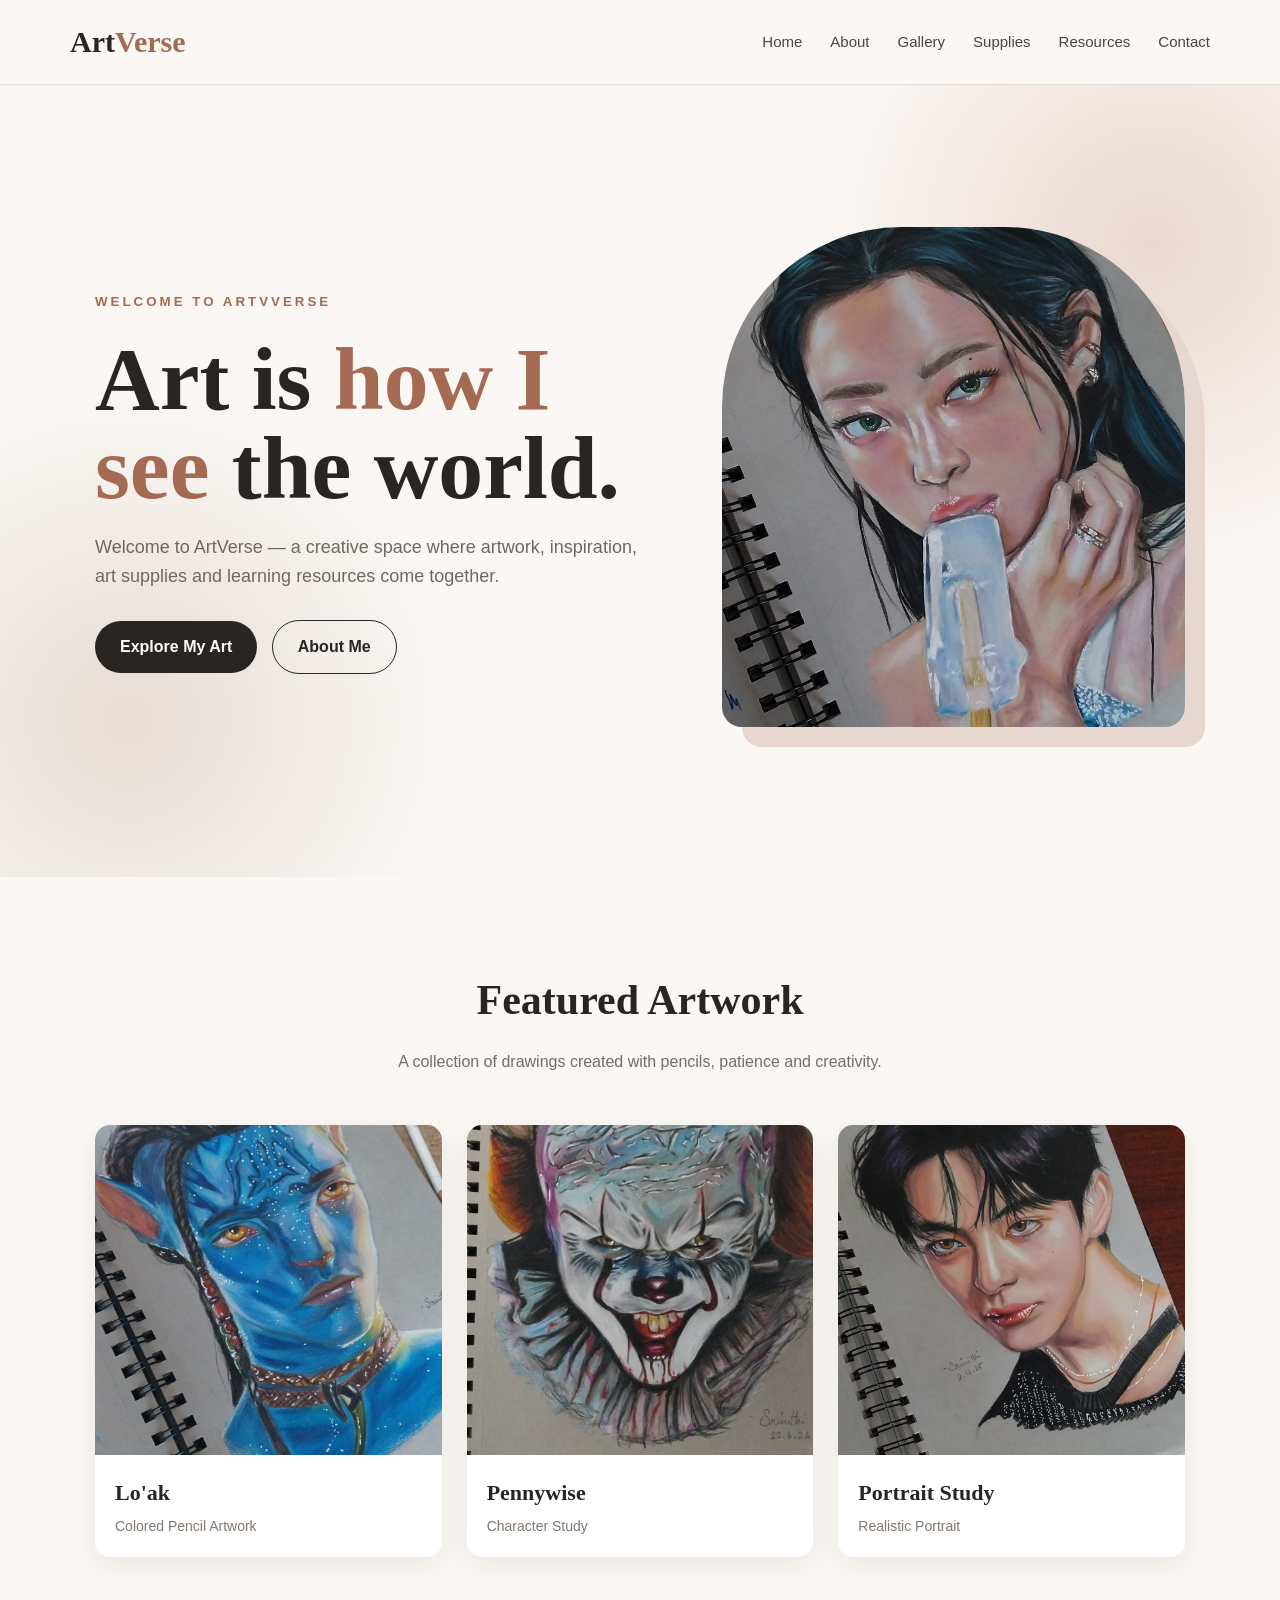
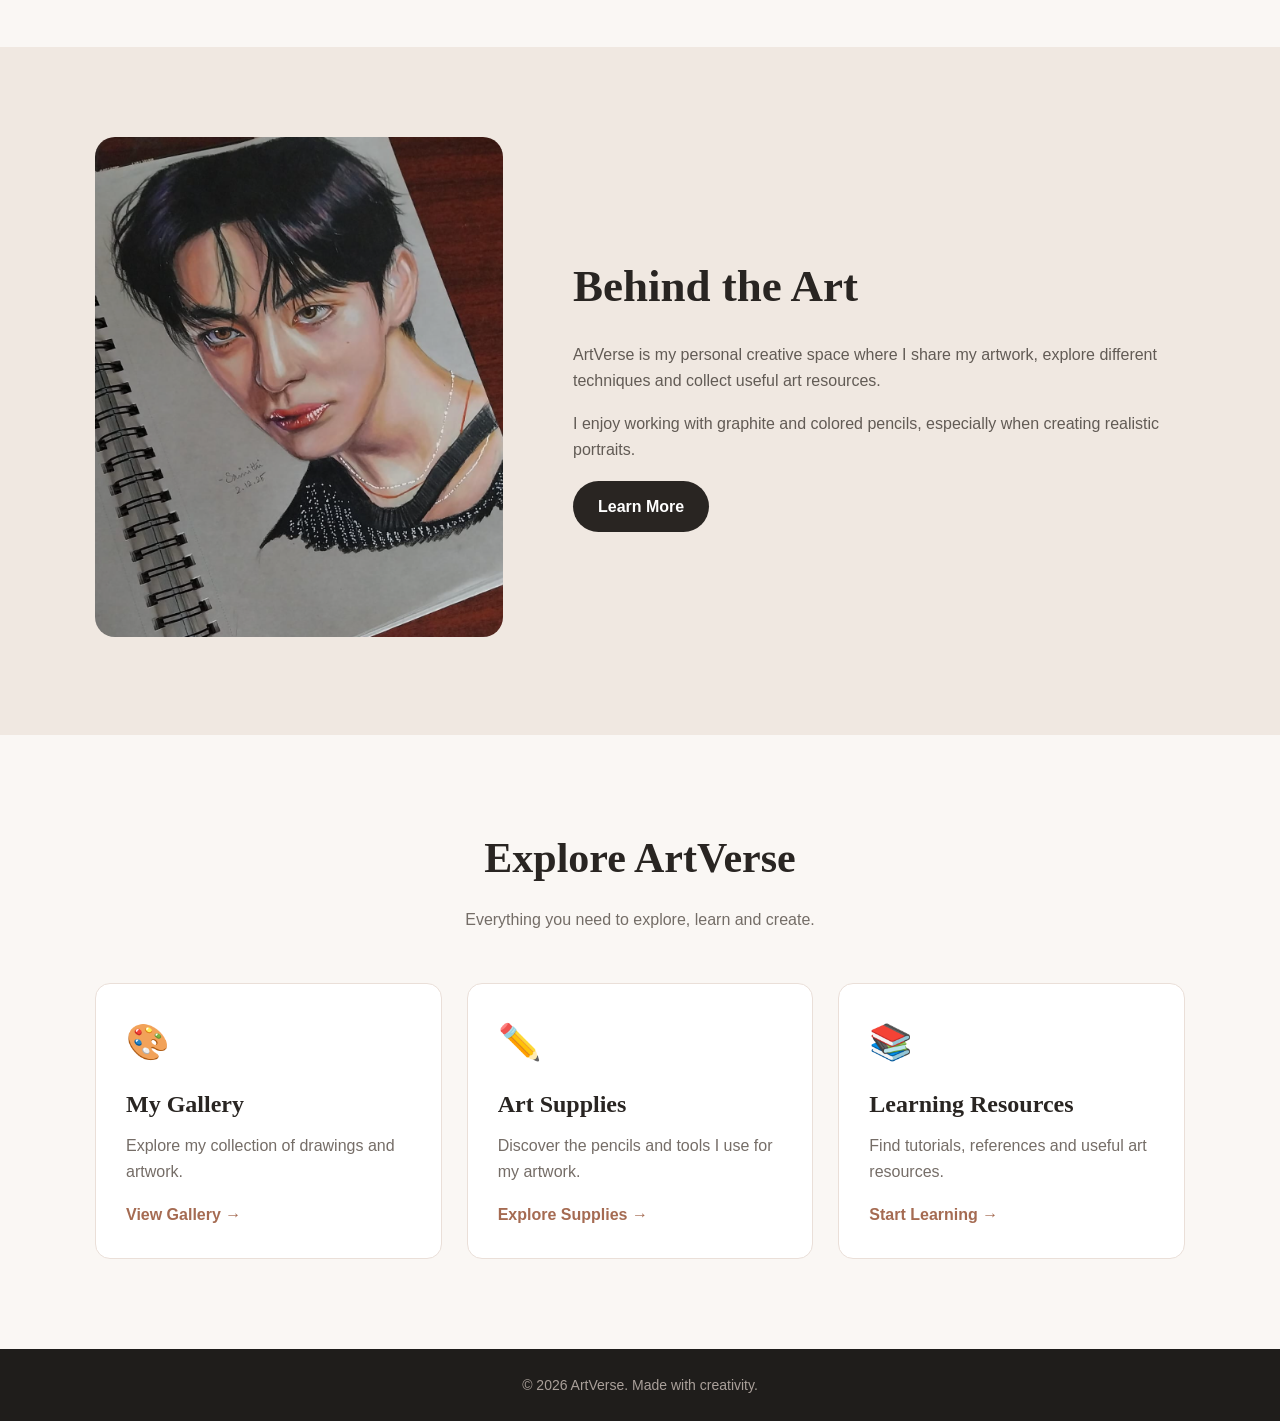
<file: docs/index.html>
<!DOCTYPE html>
<html lang="en">

<head>

    <meta charset="UTF-8">

    <meta name="viewport" content="width=device-width, initial-scale=1.0">

    <title>ArtVerse | Art Portfolio</title>

    <link rel="stylesheet" href="css/style.css">

</head>

<body>

    <!-- Navigation Bar -->

    <header>

        <nav class="navbar">

            <a href="index.html" class="logo">
                Art<span>Verse</span>
            </a>

            <ul class="nav-links">

                <li>
                    <a href="index.html">Home</a>
                </li>

                <li>
                    <a href="aboutme.html">About</a>
                </li>

                <li>
                    <a href="gallery.html">Gallery</a>
                </li>

                <li>
                    <a href="art-supplies.html">Supplies</a>
                </li>

                <li>
                    <a href="resources.html">Resources</a>
                </li>

                <li>
                    <a href="contact.html">Contact</a>
                </li>

            </ul>

        </nav>

    </header>


    <!-- Hero Section -->

    <section class="hero">

        <div class="hero-content">

            <div class="hero-text">

                <small>WELCOME TO ARTVVERSE</small>

                <h1>
                    Art is
                    <span>how I see</span>
                    the world.
                </h1>

                <p>
                    Welcome to ArtVerse — a creative space
                    where artwork, inspiration, art supplies
                    and learning resources come together.
                </p>

                <div>

                    <a href="gallery.html" class="btn btn-primary">
                        Explore My Art
                    </a>

                    <a href="aboutme.html" class="btn btn-outline">
                        About Me
                    </a>

                </div>

            </div>


            <div class="hero-image">

                <img
                    src="images/Jenniedrawing.jpeg"
                    alt="Jennie artwork">

            </div>

        </div>

    </section>


    <!-- Featured Artwork -->

    <section class="section">

        <div class="container">

            <h2 class="section-title">
                Featured Artwork
            </h2>

            <p class="section-subtitle">
                A collection of drawings created with
                pencils, patience and creativity.
            </p>


            <div class="featured-grid">


                <div class="art-card">

                    <img
                        src="images/Lo'akdrawing.png"
                        alt="Lo'ak drawing">

                    <div class="art-info">

                        <h3>Lo'ak</h3>

                        <p>
                            Colored Pencil Artwork
                        </p>

                    </div>

                </div>


                <div class="art-card">

                    <img
                        src="images/Pennywisedrawing.jpeg"
                        alt="Pennywise drawing">

                    <div class="art-info">

                        <h3>Pennywise</h3>

                        <p>
                            Character Study
                        </p>

                    </div>

                </div>


                <div class="art-card">

                    <img
                        src="images/Taehyungdrawing.png"
                        alt="Portrait artwork">

                    <div class="art-info">

                        <h3>Portrait Study</h3>

                        <p>
                            Realistic Portrait
                        </p>

                    </div>

                </div>


            </div>

        </div>

    </section>


    <!-- About Preview -->

    <section class="section about-section">

        <div class="container">

            <div class="about-grid">


                <div class="about-image">

                    <img
                        src="images/Taehyungdrawing.png"
                        alt="Artwork">

                </div>


                <div class="about-text">

                    <h2>
                        Behind the Art
                    </h2>

                    <p>
                        ArtVerse is my personal creative space
                        where I share my artwork, explore
                        different techniques and collect
                        useful art resources.
                    </p>

                    <p>
                        I enjoy working with graphite and
                        colored pencils, especially when
                        creating realistic portraits.
                    </p>

                    <a
                        href="aboutme.html"
                        class="btn btn-primary">

                        Learn More

                    </a>

                </div>


            </div>

        </div>

    </section>


    <!-- Resources Preview -->

    <section class="section">

        <div class="container">

            <h2 class="section-title">
                Explore ArtVerse
            </h2>

            <p class="section-subtitle">
                Everything you need to explore,
                learn and create.
            </p>


            <div class="resource-grid">


                <div class="resource-card">

                    <div class="resource-icon">
                        🎨
                    </div>

                    <h3>
                        My Gallery
                    </h3>

                    <p>
                        Explore my collection of
                        drawings and artwork.
                    </p>

                    <a href="gallery.html">
                        View Gallery →
                    </a>

                </div>


                <div class="resource-card">

                    <div class="resource-icon">
                        ✏️
                    </div>

                    <h3>
                        Art Supplies
                    </h3>

                    <p>
                        Discover the pencils and
                        tools I use for my artwork.
                    </p>

                    <a href="art-supplies.html">
                        Explore Supplies →
                    </a>

                </div>


                <div class="resource-card">

                    <div class="resource-icon">
                        📚
                    </div>

                    <h3>
                        Learning Resources
                    </h3>

                    <p>
                        Find tutorials, references
                        and useful art resources.
                    </p>

                    <a href="resources.html">
                        Start Learning →
                    </a>

                </div>


            </div>

        </div>

    </section>


    <!-- Footer -->

    <footer>

        <p>
            © 2026 ArtVerse. Made with creativity.
        </p>

    </footer>


</body>

</html>
</file>
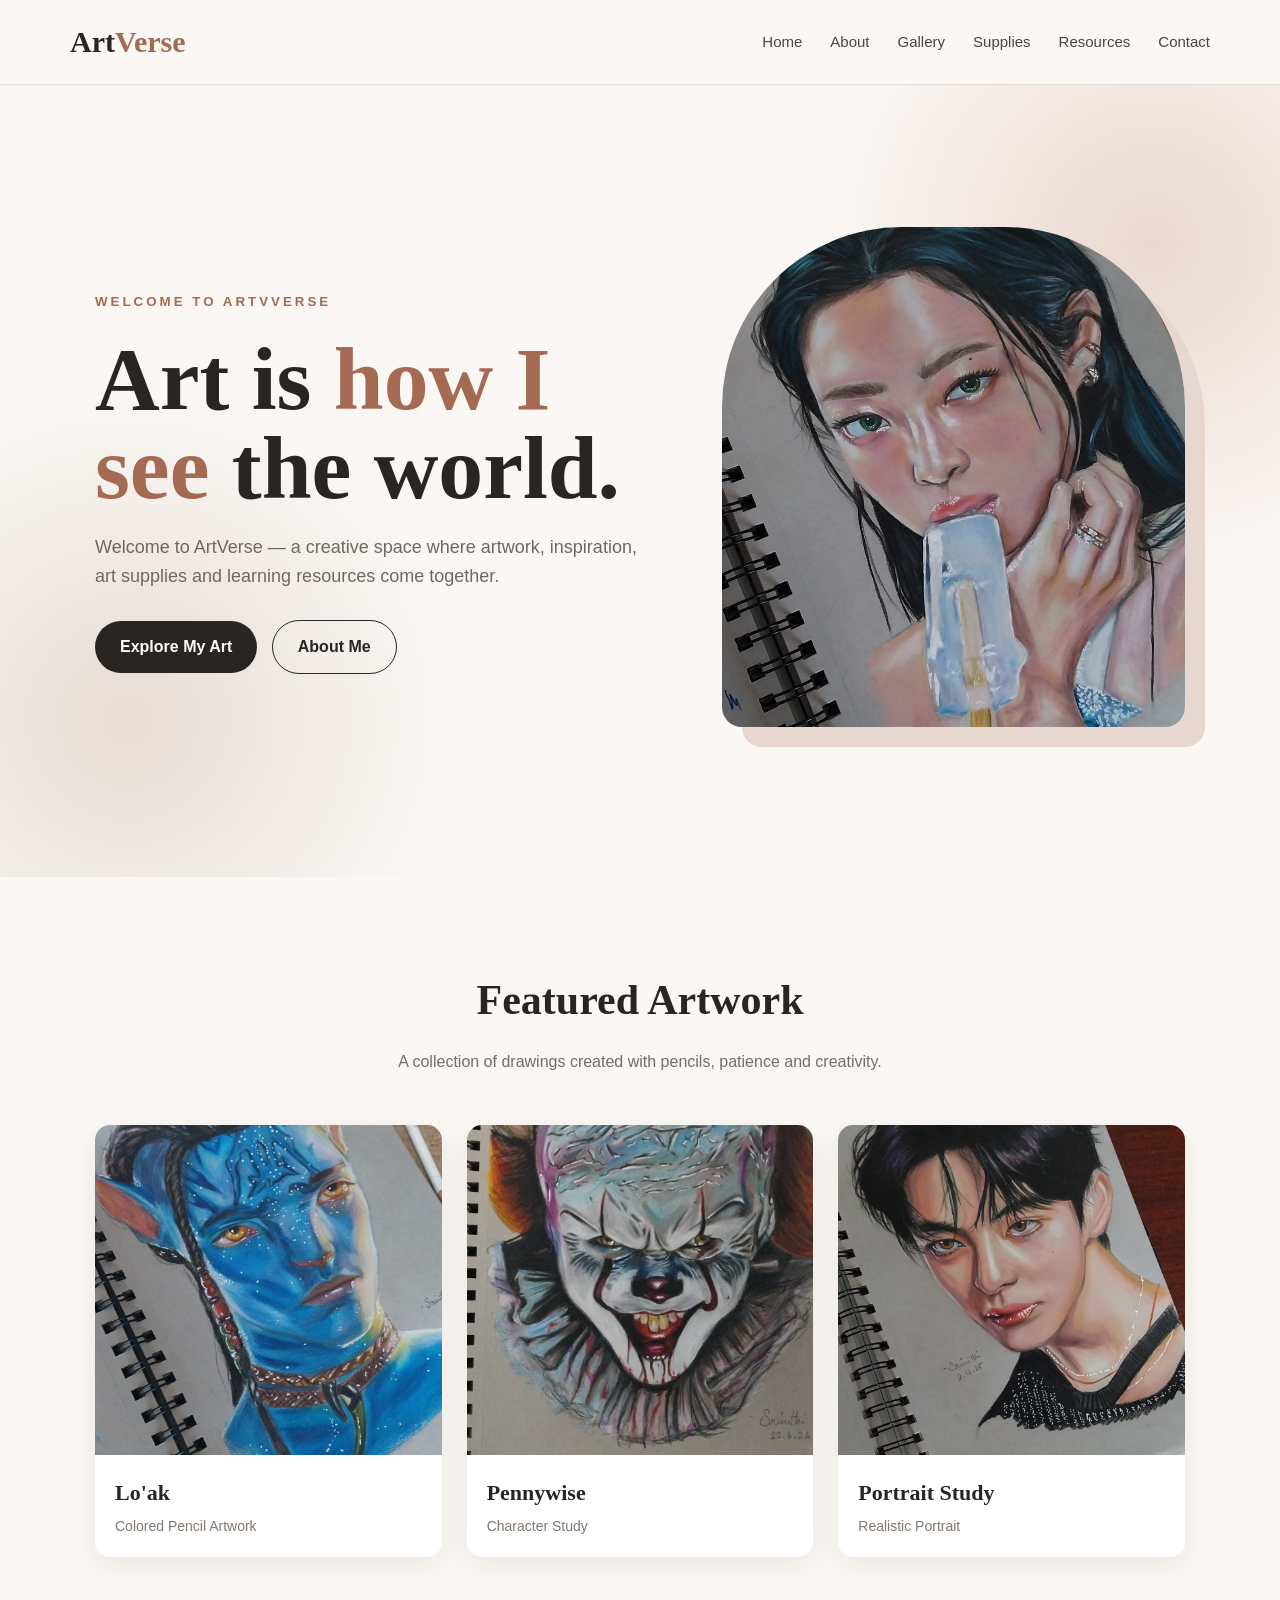
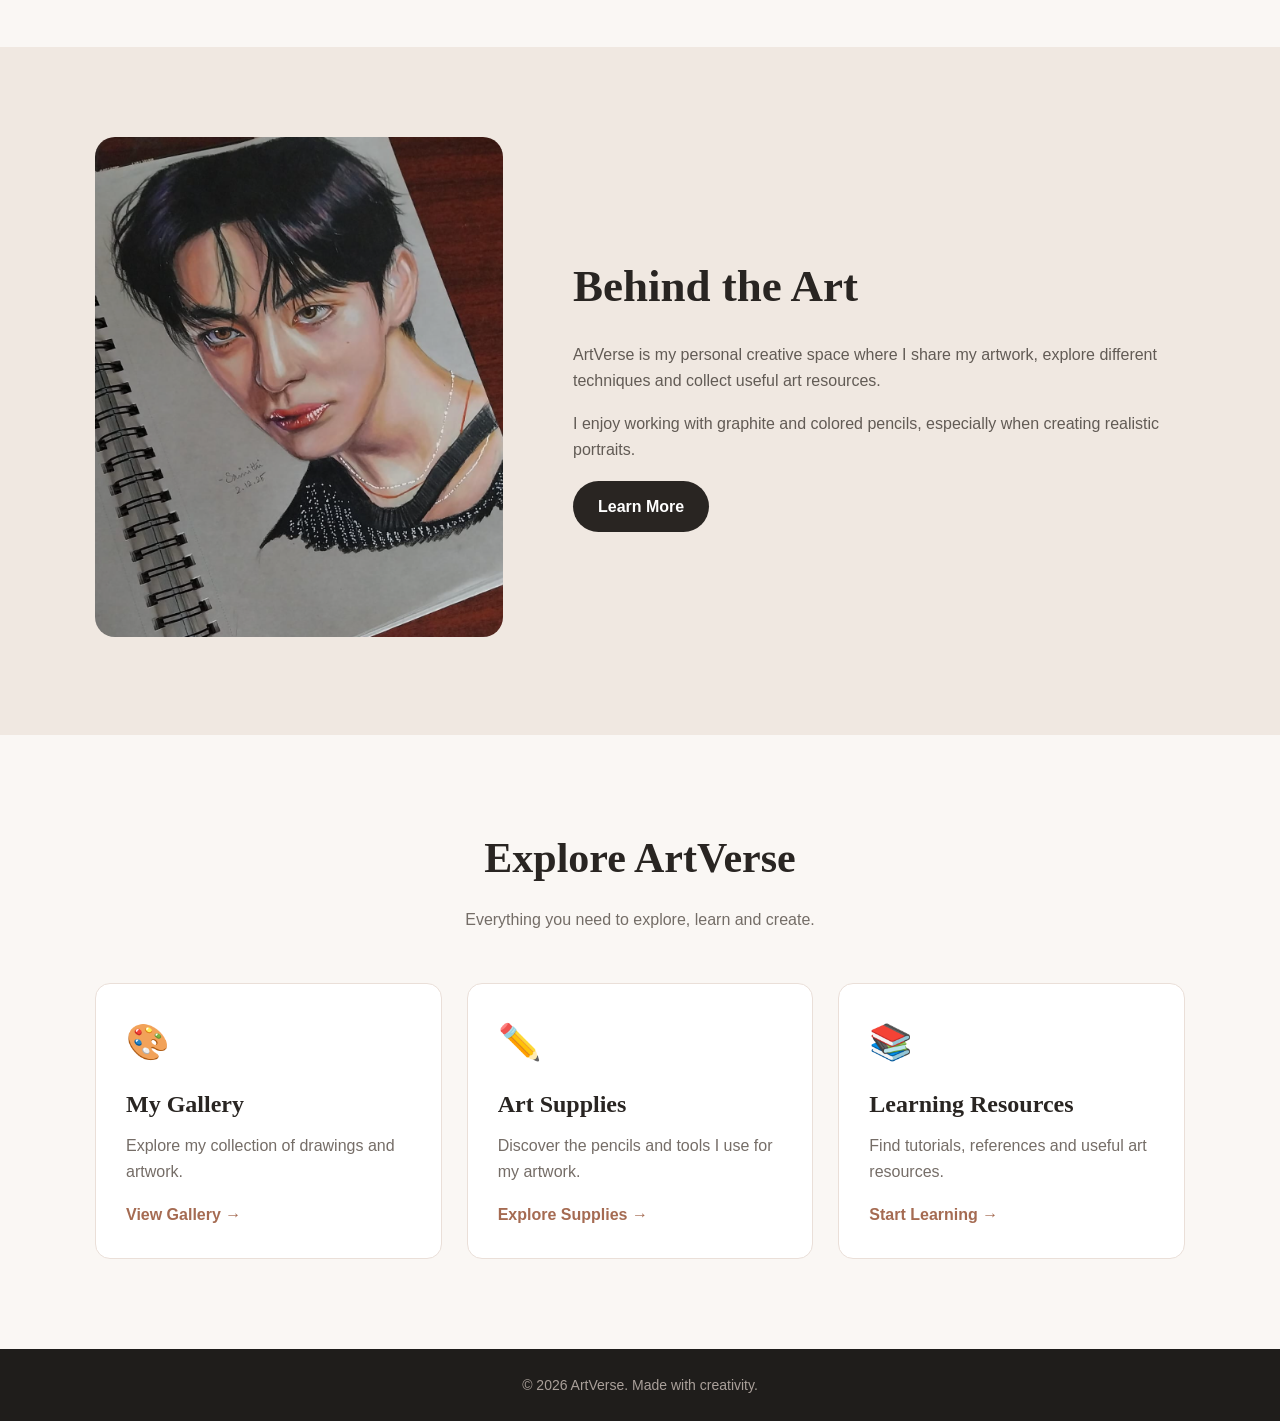
<file: html/index.html>
<!DOCTYPE html>
<html lang="en">

<head>

    <meta charset="UTF-8">

    <meta name="viewport" content="width=device-width, initial-scale=1.0">

    <title>ArtVerse | Art Portfolio</title>

    <link rel="stylesheet" href="../css/style.css">

</head>

<body>

    <!-- Navigation Bar -->

    <header>

        <nav class="navbar">

            <a href="index.html" class="logo">
                Art<span>Verse</span>
            </a>

            <ul class="nav-links">

                <li>
                    <a href="index.html">Home</a>
                </li>

                <li>
                    <a href="aboutme.html">About</a>
                </li>

                <li>
                    <a href="gallery.html">Gallery</a>
                </li>

                <li>
                    <a href="art-supplies.html">Supplies</a>
                </li>

                <li>
                    <a href="resources.html">Resources</a>
                </li>

                <li>
                    <a href="contact.html">Contact</a>
                </li>

            </ul>

        </nav>

    </header>


    <!-- Hero Section -->

    <section class="hero">

        <div class="hero-content">

            <div class="hero-text">

                <small>WELCOME TO ARTVVERSE</small>

                <h1>
                    Art is
                    <span>how I see</span>
                    the world.
                </h1>

                <p>
                    Welcome to ArtVerse — a creative space
                    where artwork, inspiration, art supplies
                    and learning resources come together.
                </p>

                <div>

                    <a href="gallery.html" class="btn btn-primary">
                        Explore My Art
                    </a>

                    <a href="aboutme.html" class="btn btn-outline">
                        About Me
                    </a>

                </div>

            </div>


            <div class="hero-image">

                <img
                    src="../images/Jenniedrawing.jpeg"
                    alt="Jennie artwork">

            </div>

        </div>

    </section>


    <!-- Featured Artwork -->

    <section class="section">

        <div class="container">

            <h2 class="section-title">
                Featured Artwork
            </h2>

            <p class="section-subtitle">
                A collection of drawings created with
                pencils, patience and creativity.
            </p>


            <div class="featured-grid">


                <div class="art-card">

                    <img
                        src="../images/Lo'akdrawing.png"
                        alt="Lo'ak drawing">

                    <div class="art-info">

                        <h3>Lo'ak</h3>

                        <p>
                            Colored Pencil Artwork
                        </p>

                    </div>

                </div>


                <div class="art-card">

                    <img
                        src="../images/Pennywisedrawing.jpeg"
                        alt="Pennywise drawing">

                    <div class="art-info">

                        <h3>Pennywise</h3>

                        <p>
                            Character Study
                        </p>

                    </div>

                </div>


                <div class="art-card">

                    <img
                        src="../images/Taehyungdrawing.png"
                        alt="Portrait artwork">

                    <div class="art-info">

                        <h3>Portrait Study</h3>

                        <p>
                            Realistic Portrait
                        </p>

                    </div>

                </div>


            </div>

        </div>

    </section>


    <!-- About Preview -->

    <section class="section about-section">

        <div class="container">

            <div class="about-grid">


                <div class="about-image">

                    <img
                        src="../images/Taehyungdrawing.png"
                        alt="Artwork">

                </div>


                <div class="about-text">

                    <h2>
                        Behind the Art
                    </h2>

                    <p>
                        ArtVerse is my personal creative space
                        where I share my artwork, explore
                        different techniques and collect
                        useful art resources.
                    </p>

                    <p>
                        I enjoy working with graphite and
                        colored pencils, especially when
                        creating realistic portraits.
                    </p>

                    <a
                        href="aboutme.html"
                        class="btn btn-primary">

                        Learn More

                    </a>

                </div>


            </div>

        </div>

    </section>


    <!-- Resources Preview -->

    <section class="section">

        <div class="container">

            <h2 class="section-title">
                Explore ArtVerse
            </h2>

            <p class="section-subtitle">
                Everything you need to explore,
                learn and create.
            </p>


            <div class="resource-grid">


                <div class="resource-card">

                    <div class="resource-icon">
                        🎨
                    </div>

                    <h3>
                        My Gallery
                    </h3>

                    <p>
                        Explore my collection of
                        drawings and artwork.
                    </p>

                    <a href="gallery.html">
                        View Gallery →
                    </a>

                </div>


                <div class="resource-card">

                    <div class="resource-icon">
                        ✏️
                    </div>

                    <h3>
                        Art Supplies
                    </h3>

                    <p>
                        Discover the pencils and
                        tools I use for my artwork.
                    </p>

                    <a href="art-supplies.html">
                        Explore Supplies →
                    </a>

                </div>


                <div class="resource-card">

                    <div class="resource-icon">
                        📚
                    </div>

                    <h3>
                        Learning Resources
                    </h3>

                    <p>
                        Find tutorials, references
                        and useful art resources.
                    </p>

                    <a href="resources.html">
                        Start Learning →
                    </a>

                </div>


            </div>

        </div>

    </section>


    <!-- Footer -->

    <footer>

        <p>
            © 2026 ArtVerse. Made with creativity.
        </p>

    </footer>


</body>

</html>
</file>
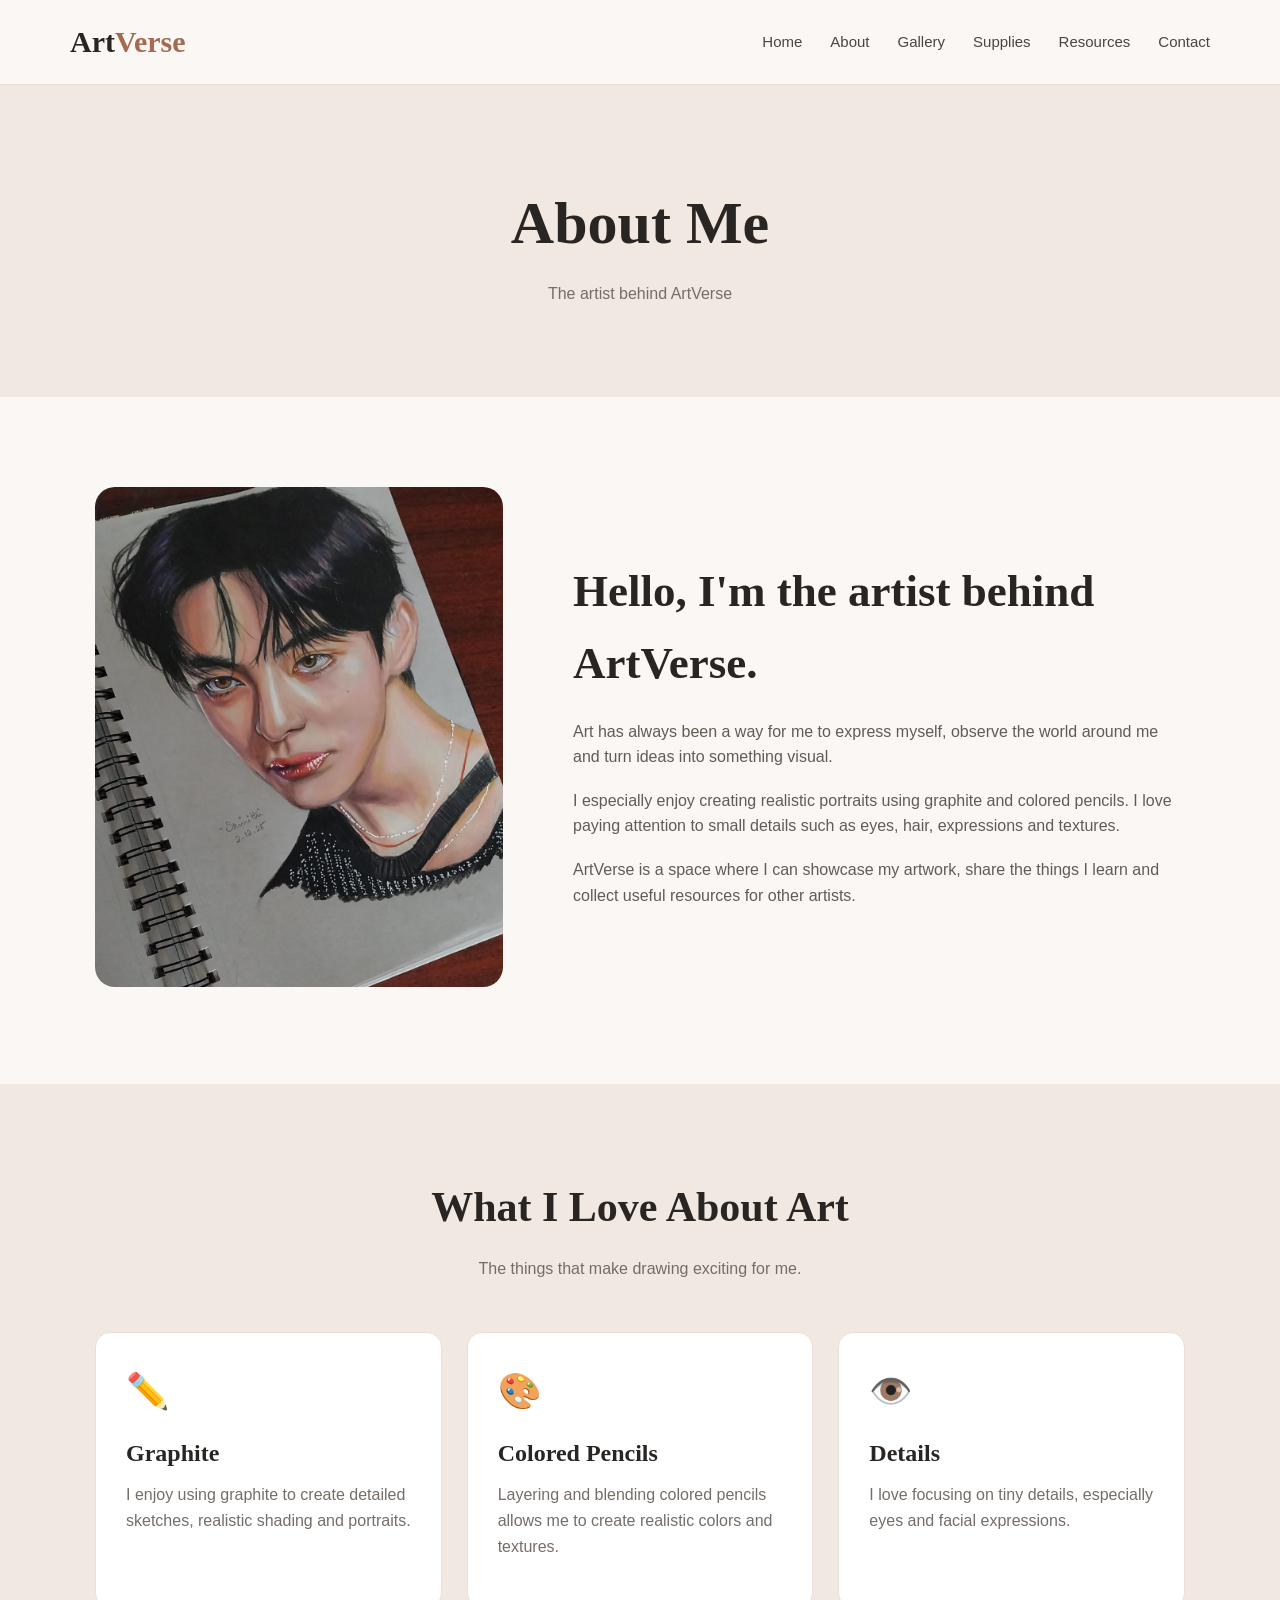
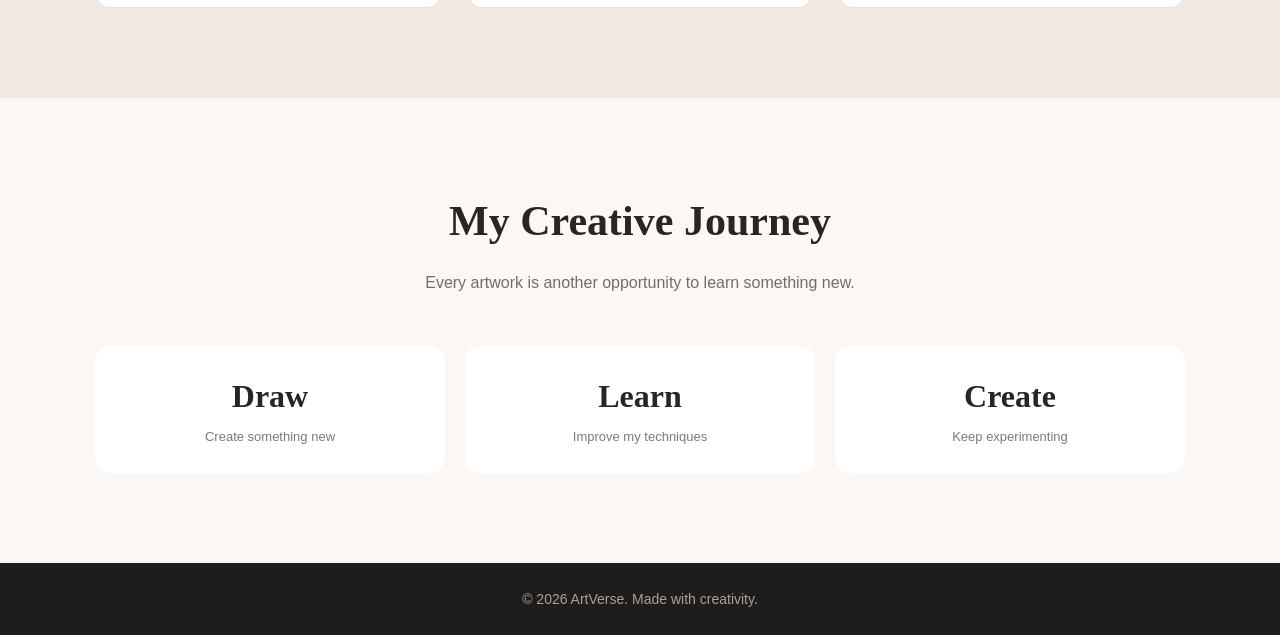
<file: docs/aboutme.html>
<!DOCTYPE html>
<html lang="en">

<head>

    <meta charset="UTF-8">

    <meta name="viewport" content="width=device-width, initial-scale=1.0">

    <title>About Me | ArtVerse</title>

    <link rel="stylesheet" href="css/style.css">

</head>

<body>


    <!-- Navigation Bar -->

    <header>

        <nav class="navbar">

            <a href="index.html" class="logo">
                Art<span>Verse</span>
            </a>

            <ul class="nav-links">

                <li>
                    <a href="index.html">Home</a>
                </li>

                <li>
                    <a href="aboutme.html">About</a>
                </li>

                <li>
                    <a href="gallery.html">Gallery</a>
                </li>

                <li>
                    <a href="art-supplies.html">Supplies</a>
                </li>

                <li>
                    <a href="resources.html">Resources</a>
                </li>

                <li>
                    <a href="contact.html">Contact</a>
                </li>

            </ul>

        </nav>

    </header>


    <!-- Page Heading -->

    <section class="page-header">

        <h1>About Me</h1>

        <p>
            The artist behind ArtVerse
        </p>

    </section>


    <!-- About Section -->

    <section class="section">

        <div class="container">

            <div class="about-grid">


                <!-- Artwork -->

                <div class="about-image">

                    <img
                        src="images/Taehyungdrawing.png"
                        alt="My artwork">

                </div>


                <!-- About Text -->

                <div class="about-text">

                    <h2>
                        Hello, I'm the artist behind ArtVerse.
                    </h2>

                    <p>
                        Art has always been a way for me to
                        express myself, observe the world
                        around me and turn ideas into something
                        visual.
                    </p>

                    <p>
                        I especially enjoy creating realistic
                        portraits using graphite and colored
                        pencils. I love paying attention to
                        small details such as eyes, hair,
                        expressions and textures.
                    </p>

                    <p>
                        ArtVerse is a space where I can showcase
                        my artwork, share the things I learn
                        and collect useful resources for other
                        artists.
                    </p>

                </div>

            </div>

        </div>

    </section>


    <!-- My Interests -->

    <section class="section about-section">

        <div class="container">

            <h2 class="section-title">
                What I Love About Art
            </h2>

            <p class="section-subtitle">
                The things that make drawing exciting for me.
            </p>


            <div class="resource-grid">


                <!-- Card 1 -->

                <div class="resource-card">

                    <div class="resource-icon">
                        ✏️
                    </div>

                    <h3>
                        Graphite
                    </h3>

                    <p>
                        I enjoy using graphite to create
                        detailed sketches, realistic shading
                        and portraits.
                    </p>

                </div>


                <!-- Card 2 -->

                <div class="resource-card">

                    <div class="resource-icon">
                        🎨
                    </div>

                    <h3>
                        Colored Pencils
                    </h3>

                    <p>
                        Layering and blending colored pencils
                        allows me to create realistic colors
                        and textures.
                    </p>

                </div>


                <!-- Card 3 -->

                <div class="resource-card">

                    <div class="resource-icon">
                        👁️
                    </div>

                    <h3>
                        Details
                    </h3>

                    <p>
                        I love focusing on tiny details,
                        especially eyes and facial expressions.
                    </p>

                </div>

            </div>

        </div>

    </section>


    <!-- Artistic Journey -->

    <section class="section">

        <div class="container">

            <h2 class="section-title">
                My Creative Journey
            </h2>

            <p class="section-subtitle">
                Every artwork is another opportunity to learn
                something new.
            </p>


            <div class="stats">


                <div class="stat">

                    <h3>Draw</h3>

                    <p>
                        Create something new
                    </p>

                </div>


                <div class="stat">

                    <h3>Learn</h3>

                    <p>
                        Improve my techniques
                    </p>

                </div>


                <div class="stat">

                    <h3>Create</h3>

                    <p>
                        Keep experimenting
                    </p>

                </div>


            </div>

        </div>

    </section>


    <!-- Footer -->

    <footer>

        <p>
            © 2026 ArtVerse. Made with creativity.
        </p>

    </footer>


</body>

</html>
</file>
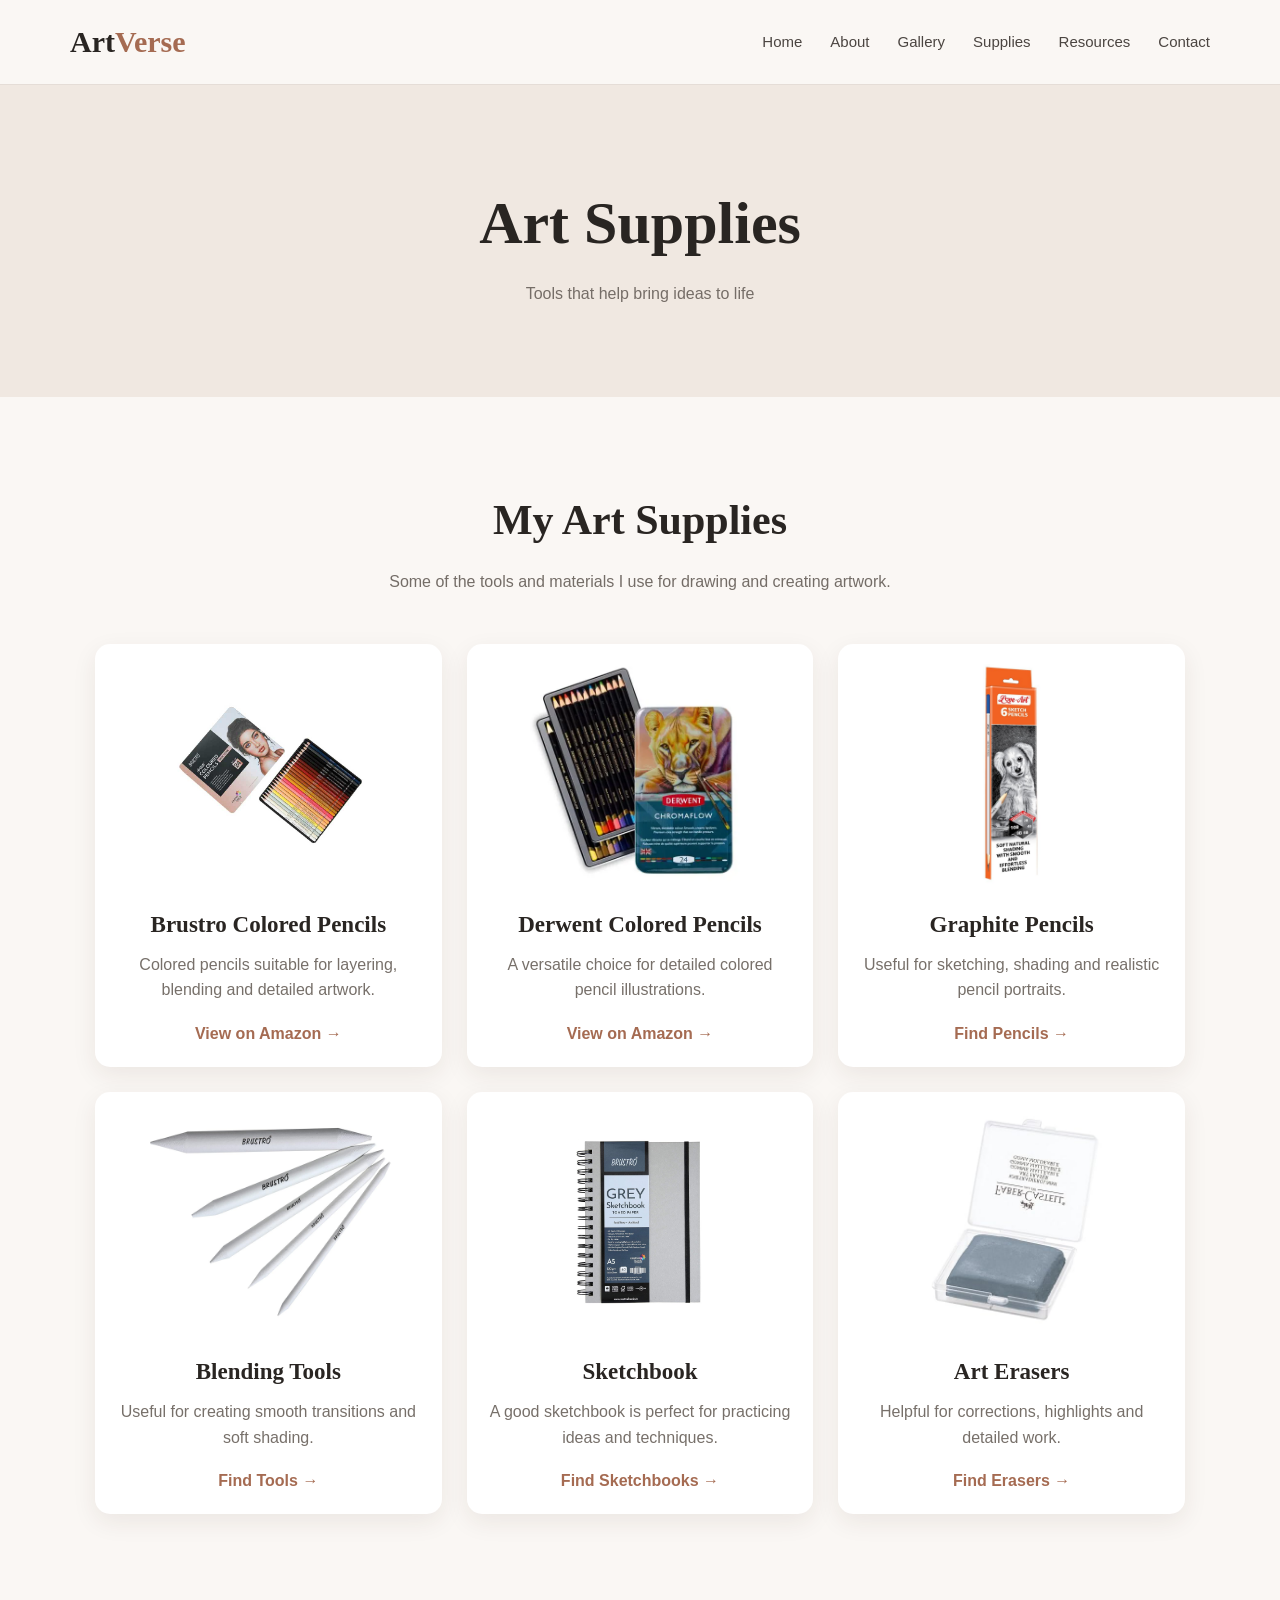
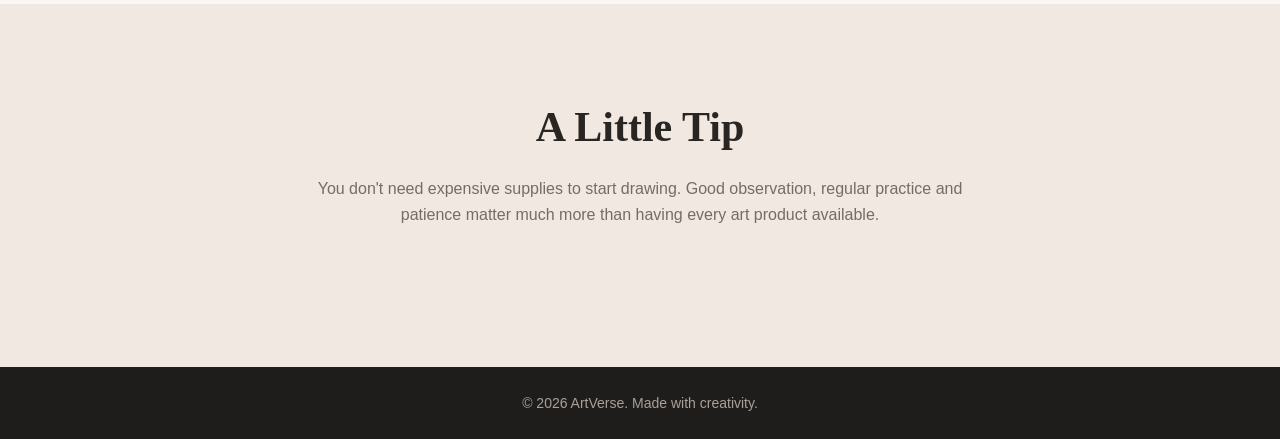
<file: docs/art-supplies.html>
<!DOCTYPE html>
<html lang="en">

<head>

    <meta charset="UTF-8">

    <meta name="viewport" content="width=device-width, initial-scale=1.0">

    <title>Art Supplies | ArtVerse</title>

    <link rel="stylesheet" href="css/style.css">

</head>

<body>


    <!-- Navigation Bar -->

    <header>

        <nav class="navbar">

            <a href="index.html" class="logo">
                Art<span>Verse</span>
            </a>

            <ul class="nav-links">

                <li>
                    <a href="index.html">Home</a>
                </li>

                <li>
                    <a href="aboutme.html">About</a>
                </li>

                <li>
                    <a href="gallery.html">Gallery</a>
                </li>

                <li>
                    <a href="art-supplies.html">Supplies</a>
                </li>

                <li>
                    <a href="resources.html">Resources</a>
                </li>

                <li>
                    <a href="contact.html">Contact</a>
                </li>

            </ul>

        </nav>

    </header>


    <!-- Page Heading -->

    <section class="page-header">

        <h1>Art Supplies</h1>

        <p>
            Tools that help bring ideas to life
        </p>

    </section>


    <!-- Supplies Section -->

    <section class="section">

        <div class="container">

            <h2 class="section-title">
                My Art Supplies
            </h2>

            <p class="section-subtitle">
                Some of the tools and materials I use
                for drawing and creating artwork.
            </p>


            <div class="supplies-grid">


                <!-- Brustro -->

                <div class="supply-card">

                    <img
                        src="images/Brustrocolorpencils.jpg"
                        alt="Brustro colored pencils">

                    <h3>
                        Brustro Colored Pencils
                    </h3>

                    <p>
                        Colored pencils suitable for
                        layering, blending and detailed
                        artwork.
                    </p>

                    <a
                        href="https://www.amazon.in/BRUSTRO-Coloring-resistant-Pigmented-Portrait/dp/B09PL1QKCN/ref=sr_1_3_sspa?crid=35B8LV7FCCF9Z&dib=eyJ2IjoiMSJ9.[base64].SRxua5nDJG3xMAgMVpkkrNoPRcWOZG8pP1GCf9_T7_Q&dib_tag=se&keywords=brustro%2Bcolour%2Bpencils&nsdOptOutParam=true&qid=1786417451&sprefix=brustr%2Caps%2C327&sr=8-3-spons&aref=BD0Fe2eYxd&sp_csd=d2lkZ2V0TmFtZT1zcF9hdGY&th=1"
                        target="_blank"
                        class="supply-link">

                        View on Amazon →

                    </a>

                </div>


                <!-- Derwent -->

                <div class="supply-card">

                    <img
                        src="images/Derwentcolorpencils.webp"
                        alt="Derwent colored pencils">

                    <h3>
                        Derwent Colored Pencils
                    </h3>

                    <p>
                        A versatile choice for detailed
                        colored pencil illustrations.
                    </p>

                    <a
                        href="https://www.amazon.in/Derwent-Chromaflow-Colour-Pencils-Tin/dp/B08R7PC9LD/ref=sr_1_7?crid=2YNV20OBVDAA3&dib=eyJ2IjoiMSJ9.[base64].eh853axmHrbeo2VRwB_uZfk2-ncGzM1e-sj08AT7bxs&dib_tag=se&keywords=derwent%2Bcolour%2Bpencils&nsdOptOutParam=true&qid=1786417531&sprefix=derw%2Caps%2C300&sr=8-7&th=1"
                        target="_blank"
                        class="supply-link">

                        View on Amazon →

                    </a>

                </div>


                <!-- Graphite -->

                <div class="supply-card">

                    <img src="images/GraphitePencils.jpg" alt="Graphite Pencils">

                    <h3>
                        Graphite Pencils
                    </h3>

                    <p>
                        Useful for sketching, shading
                        and realistic pencil portraits.
                    </p>

                    <a
                        href="https://www.amazon.in/Artline-Love-Art-Sketch-Pencils/dp/B09G75H4WR/ref=sr_1_25?crid=RQ4B9WXC0JJZ&dib=eyJ2IjoiMSJ9.[base64].bude6u61Vx8KURru193e5n6-Ng55Ybv7V0WcP4HzJY4&dib_tag=se&keywords=graphite+pencil&qid=1786433746&sprefix=graphite%2Caps%2C349&sr=8-25"
                        target="_blank"
                        class="supply-link">

                        Find Pencils →

                    </a>

                </div>


                <!-- Blending -->

                <div class="supply-card">

                    <img src="images/Blendingstump.jpg" alt="Blending Tools">

                    <h3>
                        Blending Tools
                    </h3>

                    <p>
                        Useful for creating smooth
                        transitions and soft shading.
                    </p>

                    <a
                        href="https://www.amazon.in/Brustro-Blending-Stump-Set-5/dp/B07TKL3Y34/ref=sr_1_6?crid=HEJR0YE19ZLC&dib=eyJ2IjoiMSJ9.[base64].lgJoWfVXk9QFMmzMb7jc3Mo3ceiD2P_qNJYuFZ7hWxc&dib_tag=se&keywords=blending+stump&qid=1786433820&sprefix=blend%2Caps%2C338&sr=8-6"
                        target="_blank"
                        class="supply-link">

                        Find Tools →

                    </a>

                </div>


                <!-- Sketchbook -->

                <div class="supply-card">

                    <img src="images/Sketchbook.jpg" alt="Sketchbook">

                    <h3>
                        Sketchbook
                    </h3>

                    <p>
                        A good sketchbook is perfect for
                        practicing ideas and techniques.
                    </p>

                    <a
                        href="https://www.amazon.in/Brustro-Toned-Paper-Sketchbook-120GSM/dp/B08B3PLJPF/ref=sr_1_6?dib=eyJ2IjoiMSJ9.[base64].BV4wEB-mi6A7-ZWOMrrw6fFTiMK72YJa8-G5lrsVQmo&dib_tag=se&keywords=sketchbook%2Bgrey&qid=1786433874&sr=8-6&th=1"
                        target="_blank"
                        class="supply-link">

                        Find Sketchbooks →

                    </a>

                </div>


                <!-- Eraser -->

                <div class="supply-card">

                    <img src="images/KneadableEraser.jpg" alt="Kneadable Eraser">

                    <h3>
                        Art Erasers
                    </h3>

                    <p>
                        Helpful for corrections,
                        highlights and detailed work.
                    </p>

                    <a
                        href="https://www.amazon.in/Faber-Castell-Kneadable-Reusable-Charcoal-Sketching/dp/B0HC7KMK98/ref=sr_1_6?crid=2CZF5C3VEMGA&dib=eyJ2IjoiMSJ9.[base64].VoERvsme0sbrbQ0hQ8LtZUOUR650Jz27Vfef50ITTc8&dib_tag=se&keywords=kneadable%2Beraser&qid=1786433928&sprefix=kne%2Caps%2C375&sr=8-6&th=1"
                        target="_blank"
                        class="supply-link">

                        Find Erasers →

                    </a>

                </div>


            </div>

        </div>

    </section>


    <!-- Tip Section -->

    <section class="section about-section">

        <div class="container">

            <h2 class="section-title">
                A Little Tip
            </h2>

            <p class="section-subtitle">

                You don't need expensive supplies to start
                drawing. Good observation, regular practice
                and patience matter much more than having
                every art product available.

            </p>

        </div>

    </section>


    <!-- Footer -->

    <footer>

        <p>
            © 2026 ArtVerse. Made with creativity.
        </p>

    </footer>


</body>

</html>
</file>
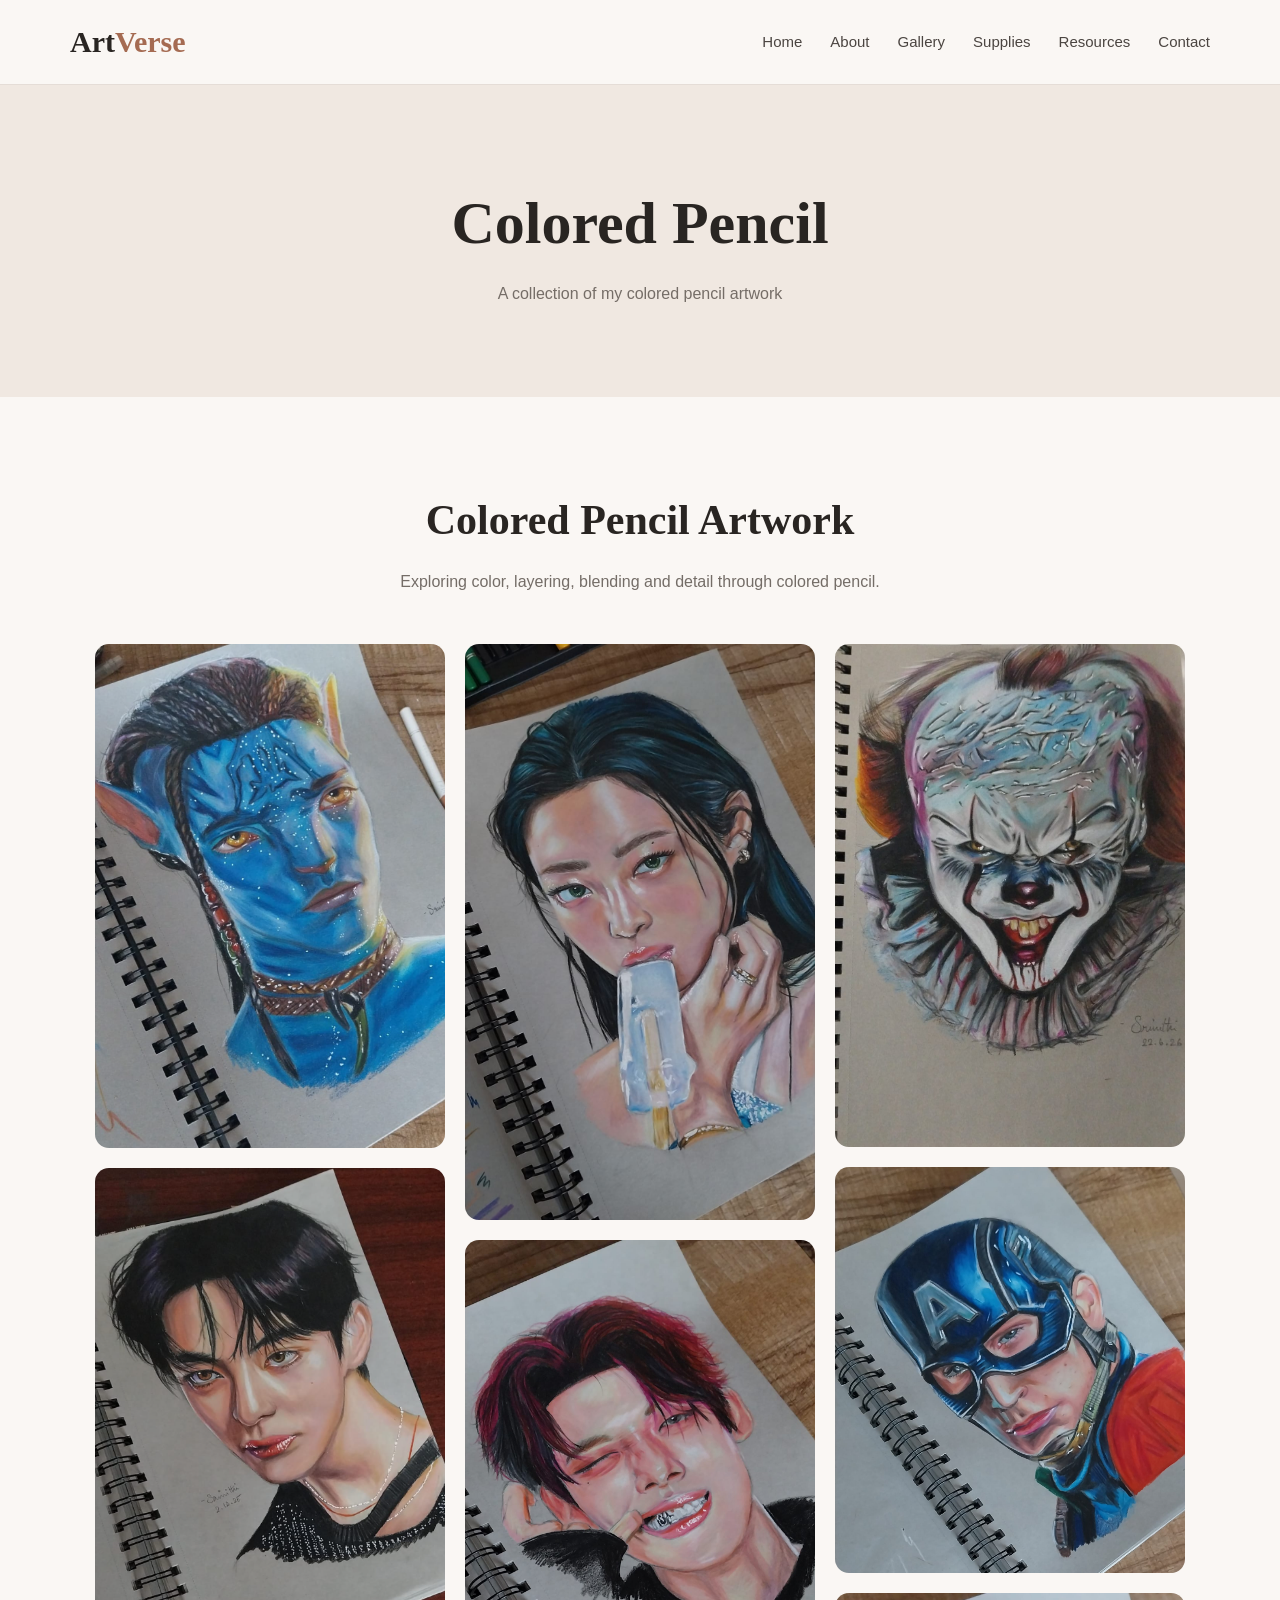
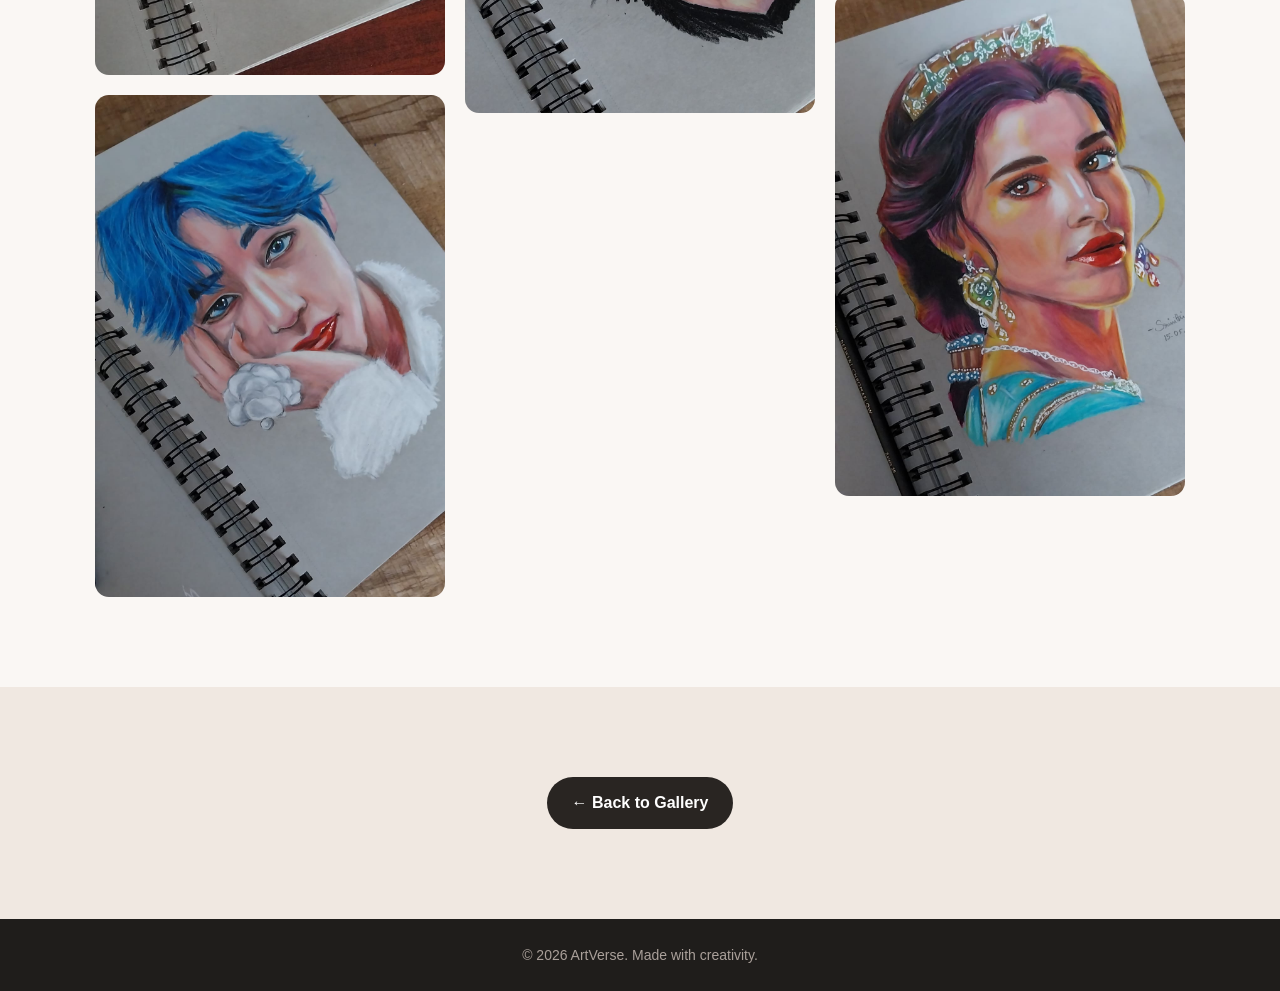
<file: docs/colored-pencil.html>
<!DOCTYPE html>
<html lang="en">

<head>

    <meta charset="UTF-8">

    <meta name="viewport" content="width=device-width, initial-scale=1.0">

    <title>Colored Pencil | ArtVerse</title>

    <link rel="stylesheet" href="css/style.css">

</head>

<body>


    <!-- Navigation Bar -->

    <header>

        <nav class="navbar">

            <a href="index.html" class="logo">
                Art<span>Verse</span>
            </a>

            <ul class="nav-links">

                <li>
                    <a href="index.html">Home</a>
                </li>

                <li>
                    <a href="aboutme.html">About</a>
                </li>

                <li>
                    <a href="gallery.html">Gallery</a>
                </li>

                <li>
                    <a href="art-supplies.html">Supplies</a>
                </li>

                <li>
                    <a href="resources.html">Resources</a>
                </li>

                <li>
                    <a href="contact.html">Contact</a>
                </li>

            </ul>

        </nav>

    </header>


    <!-- Page Heading -->

    <section class="page-header">

        <h1>Colored Pencil</h1>

        <p>
            A collection of my colored pencil artwork
        </p>

    </section>


    <!-- Artwork Gallery -->

    <section class="section">

        <div class="container">

            <h2 class="section-title">
                Colored Pencil Artwork
            </h2>

            <p class="section-subtitle">
                Exploring color, layering, blending and
                detail through colored pencil.
            </p>


            <div class="gallery-grid">


                <!-- Lo'ak -->

                <div class="gallery-item">

                    <img
                            src="images/Lo'akdrawing.png"
                        alt="Lo'ak colored pencil drawing">

                    <div class="gallery-overlay">

                        <h3>Lo'ak</h3>

                        <p>
                            Colored Pencil
                        </p>

                    </div>

                </div>


                <!-- Taehyung -->

                <div class="gallery-item">

                    <img
                            src="images/Taehyungdrawing.png"
                        alt="Taehyung colored pencil drawing">

                    <div class="gallery-overlay">

                        <h3>Taehyung</h3>

                        <p>
                            Colored Pencil
                        </p>

                    </div>

                </div>


                <!-- Blue Hair Taehyung -->

                <div class="gallery-item">

                    <img
                            src="images/BluehairTaehyung.jpeg"
                        alt="Blue hair Taehyung drawing">

                    <div class="gallery-overlay">

                        <h3>Blue Hair Taehyung</h3>

                        <p>
                            Colored Pencil
                        </p>

                    </div>

                </div>


                <!-- Jennie -->

                <div class="gallery-item">

                    <img
                            src="images/Jenniedrawing.jpeg"
                        alt="Jennie colored pencil drawing">

                    <div class="gallery-overlay">

                        <h3>Jennie</h3>

                        <p>
                            Colored Pencil
                        </p>

                    </div>

                </div>


                <!-- Yeonjun -->

                <div class="gallery-item">

                    <img
                            src="images/Yeonjun.jpeg"
                        alt="Yeonjun colored pencil drawing">

                    <div class="gallery-overlay">

                        <h3>Yeonjun</h3>

                        <p>
                            Colored Pencil
                        </p>

                    </div>

                </div>


                <!-- Pennywise -->

                <div class="gallery-item">

                    <img
                            src="images/Pennywisedrawing.jpeg"
                        alt="Pennywise colored pencil drawing">

                    <div class="gallery-overlay">

                        <h3>Pennywise</h3>

                        <p>
                            Colored Pencil
                        </p>

                    </div>

                </div>


                <!-- Captain America -->

                <div class="gallery-item">

                    <img
                            src="images/CaptainAmerica.jpeg"
                        alt="Captain America drawing">

                    <div class="gallery-overlay">

                        <h3>Captain America</h3>

                        <p>
                            Colored Pencil
                        </p>

                    </div>

                </div>


                <!-- Jasmine -->

                <div class="gallery-item">

                    <img
                            src="images/Jasmine.jpeg"
                        alt="Jasmine drawing">

                    <div class="gallery-overlay">

                        <h3>Jasmine</h3>

                        <p>
                            Colored Pencil
                        </p>

                    </div>

                </div>


            </div>

        </div>

    </section>


    <!-- Back to Gallery -->

    <section class="section about-section">

        <div class="container">

            <div style="text-align: center;">

                <a
                    href="gallery.html"
                    class="btn btn-primary">

                    ← Back to Gallery

                </a>

            </div>

        </div>

    </section>


    <!-- Footer -->

    <footer>

        <p>
            © 2026 ArtVerse. Made with creativity.
        </p>

    </footer>


</body>

</html>
</file>
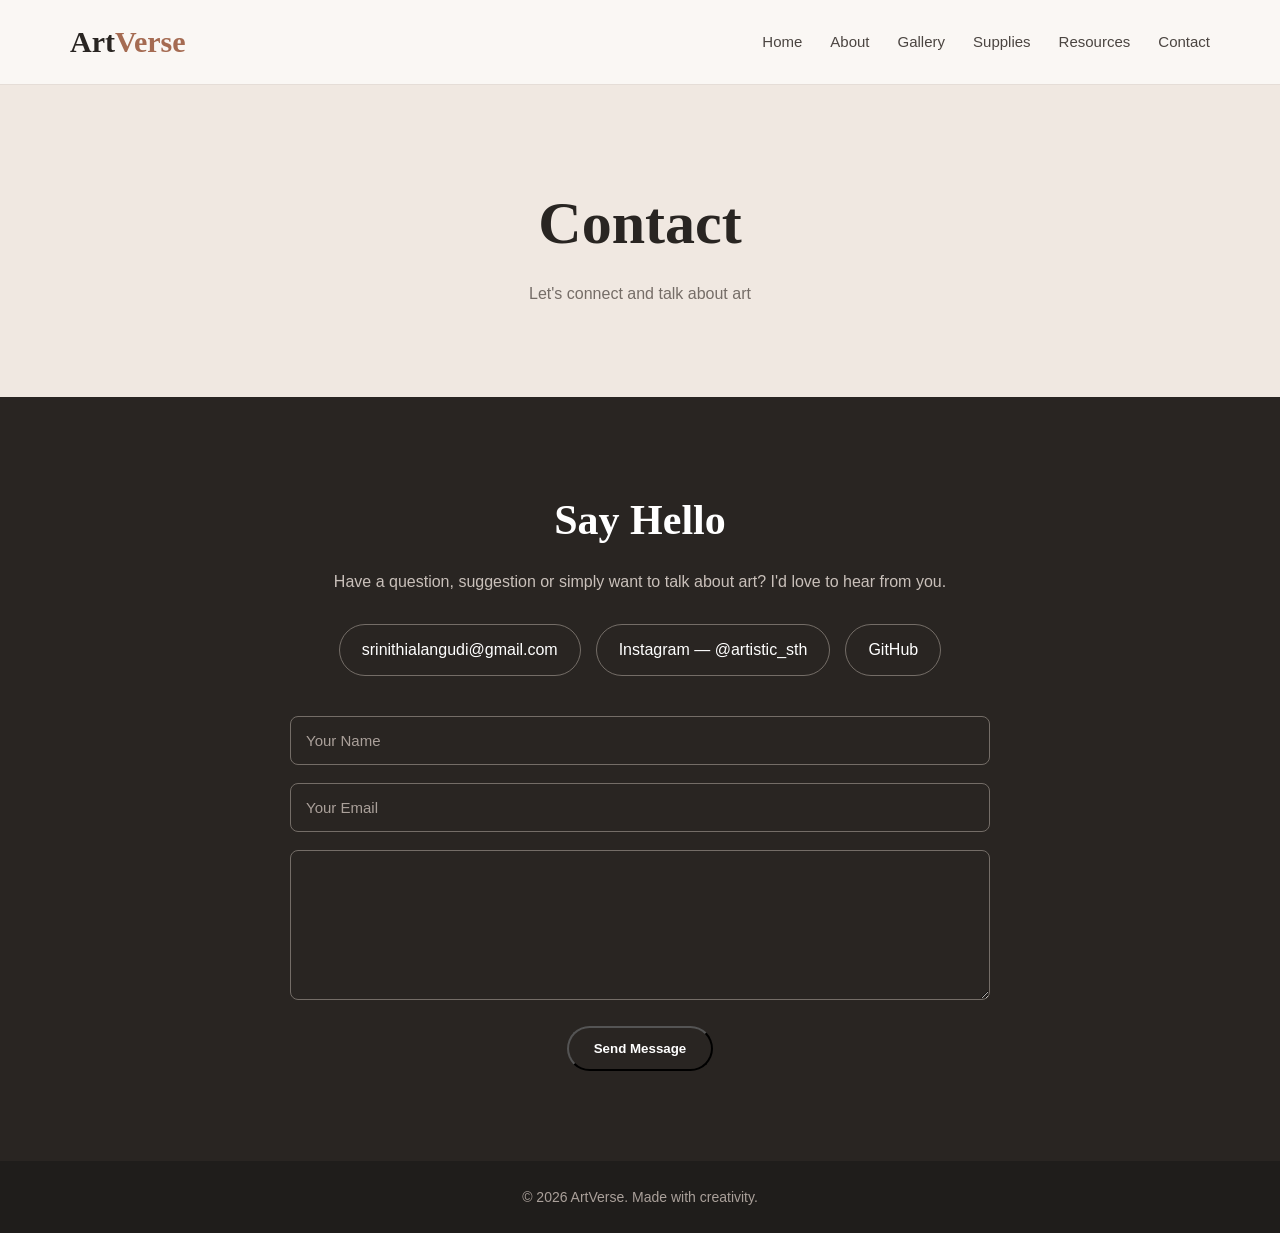
<file: docs/contact.html>
<!DOCTYPE html>
<html lang="en">

<head>

    <meta charset="UTF-8">

    <meta name="viewport" content="width=device-width, initial-scale=1.0">

    <title>Contact | ArtVerse</title>

    <link rel="stylesheet" href="css/style.css">

</head>

<body>


    <!-- Navigation Bar -->

    <header>

        <nav class="navbar">

            <a href="index.html" class="logo">
                Art<span>Verse</span>
            </a>

            <ul class="nav-links">

                <li>
                    <a href="index.html">Home</a>
                </li>

                <li>
                    <a href="aboutme.html">About</a>
                </li>

                <li>
                    <a href="gallery.html">Gallery</a>
                </li>

                <li>
                    <a href="art-supplies.html">Supplies</a>
                </li>

                <li>
                    <a href="resources.html">Resources</a>
                </li>

                <li>
                    <a href="contact.html">Contact</a>
                </li>

            </ul>

        </nav>

    </header>


    <!-- Page Heading -->

    <section class="page-header">

        <h1>Contact</h1>

        <p>
            Let's connect and talk about art
        </p>

    </section>


    <!-- Contact Section -->

    <section class="section contact-section">

        <div class="container">

            <div class="contact-box">

                <h2 class="section-title">
                    Say Hello
                </h2>

                <p>
                    Have a question, suggestion or simply
                    want to talk about art? I'd love to hear
                    from you.
                </p>


                <!-- Social Links -->

                <div class="contact-links">

                    <a
                        href="mailto:srinithialangudi@gmail.com">

                          srinithialangudi@gmail.com

                    </a>


                    <a
                        href="https://www.instagram.com/artistic_sth/"
                        target="_blank">

                        Instagram — @artistic_sth

                    </a>


                    <a
                        href="https://github.com/kl2400030268"
                        target="_blank">

                        GitHub

                    </a>

                </div>


                <!-- Contact Form -->

                <form
                    class="contact-form"
                    id="contactForm">


                    <div class="form-group">

                        <input
                            type="text"
                            id="name"
                            placeholder="Your Name"
                            required>

                    </div>


                    <div class="form-group">

                        <input
                            type="email"
                            id="email"
                            placeholder="Your Email"
                            required>

                    </div>


                    <div class="form-group">

                        <textarea
                            id="message"
                            placeholder="Your Message"
                            required>
                        </textarea>

                    </div>


                    <button
                        type="submit"
                        class="btn btn-primary">

                        Send Message

                    </button>


                </form>

            </div>

        </div>

    </section>


    <!-- Footer -->

    <footer>

        <p>
            © 2026 ArtVerse. Made with creativity.
        </p>

    </footer>


    <script src="js/script.js"></script>

</body>

</html>
</file>
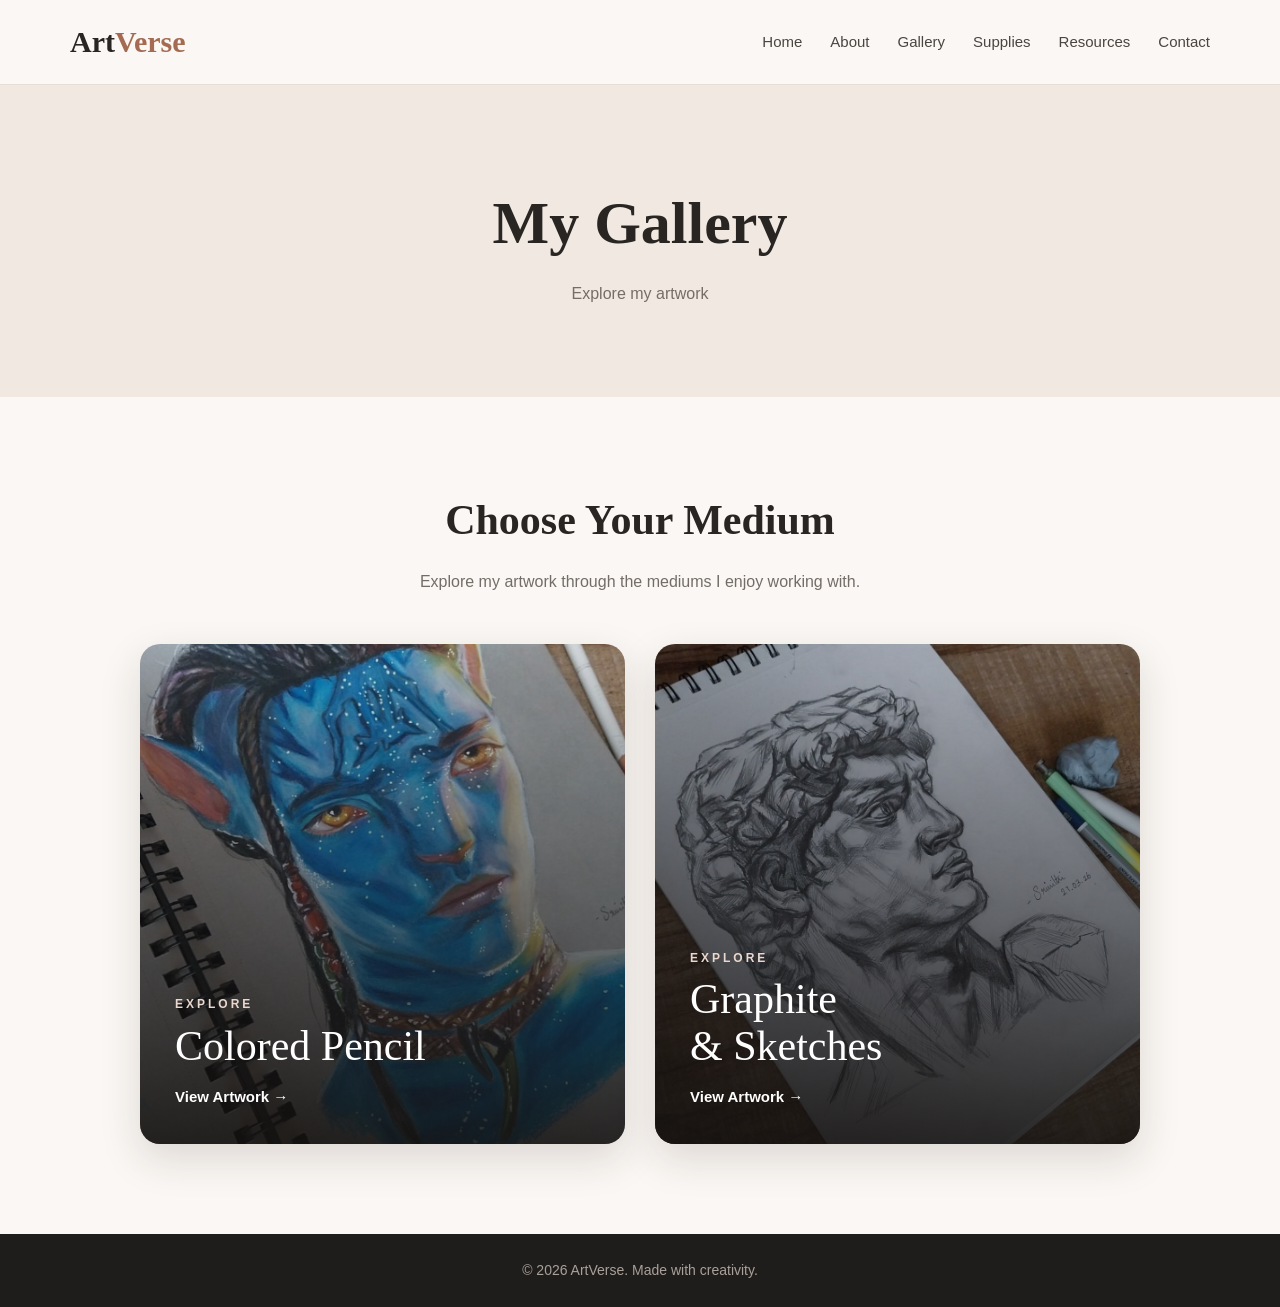
<file: docs/gallery.html>
<!DOCTYPE html>
<html lang="en">

<head>

    <meta charset="UTF-8">

    <meta name="viewport" content="width=device-width, initial-scale=1.0">

    <title>Gallery | ArtVerse</title>

    <link rel="stylesheet" href="css/style.css">

</head>

<body>


    <!-- Navigation Bar -->

    <header>

        <nav class="navbar">

            <a href="index.html" class="logo">
                Art<span>Verse</span>
            </a>

            <ul class="nav-links">

                <li>
                    <a href="index.html">Home</a>
                </li>

                <li>
                    <a href="aboutme.html">About</a>
                </li>

                <li>
                    <a href="gallery.html">Gallery</a>
                </li>

                <li>
                    <a href="art-supplies.html">Supplies</a>
                </li>

                <li>
                    <a href="resources.html">Resources</a>
                </li>

                <li>
                    <a href="contact.html">Contact</a>
                </li>

            </ul>

        </nav>

    </header>


    <!-- Page Heading -->

    <section class="page-header">

        <h1>My Gallery</h1>

        <p>
            Explore my artwork
        </p>

    </section>


    <!-- Gallery Categories -->

    <section class="section">

        <div class="container">

            <h2 class="section-title">
                Choose Your Medium
            </h2>

            <p class="section-subtitle">
                Explore my artwork through the mediums
                I enjoy working with.
            </p>


            <div class="category-cards">


                <!-- Colored Pencil -->

                <a
                    href="colored-pencil.html"
                    class="category-card">

                    <img
                        src="images/Lo'akdrawing.png"
                        alt="Colored pencil artwork">

                    <div class="category-card-overlay">

                        <p>
                            EXPLORE
                        </p>

                        <h2>
                            Colored Pencil
                        </h2>

                        <span>
                            View Artwork →
                        </span>

                    </div>

                </a>


                <!-- Graphite -->

                <a
                    href="graphite.html"
                    class="category-card">

                    <img
                        src="images/StatueDrawing.jpeg"
                        alt="Graphite artwork">

                    <div class="category-card-overlay">

                        <p>
                            EXPLORE
                        </p>

                        <h2>
                            Graphite
                            <br>
                            & Sketches
                        </h2>

                        <span>
                            View Artwork →
                        </span>

                    </div>

                </a>


            </div>

        </div>

    </section>


    <!-- Footer -->

    <footer>

        <p>
            © 2026 ArtVerse. Made with creativity.
        </p>

    </footer>


</body>

</html>
</file>
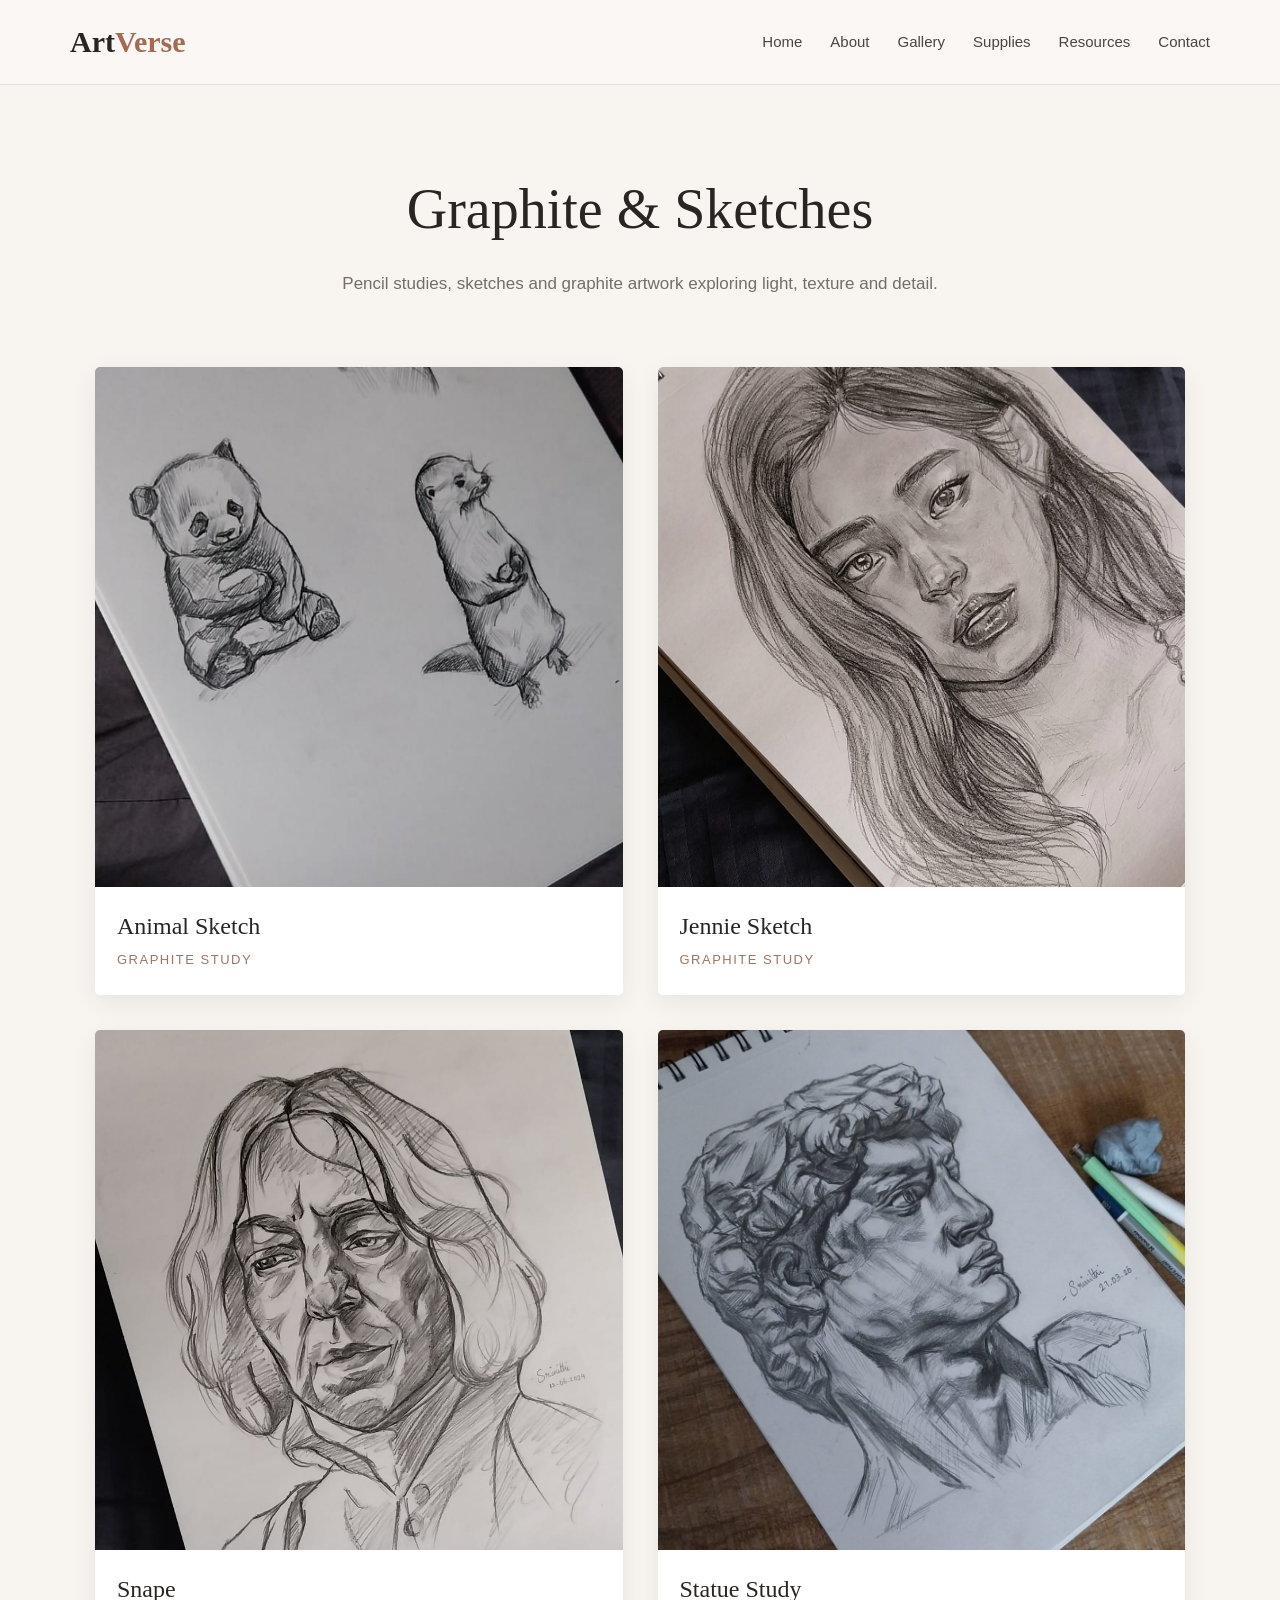
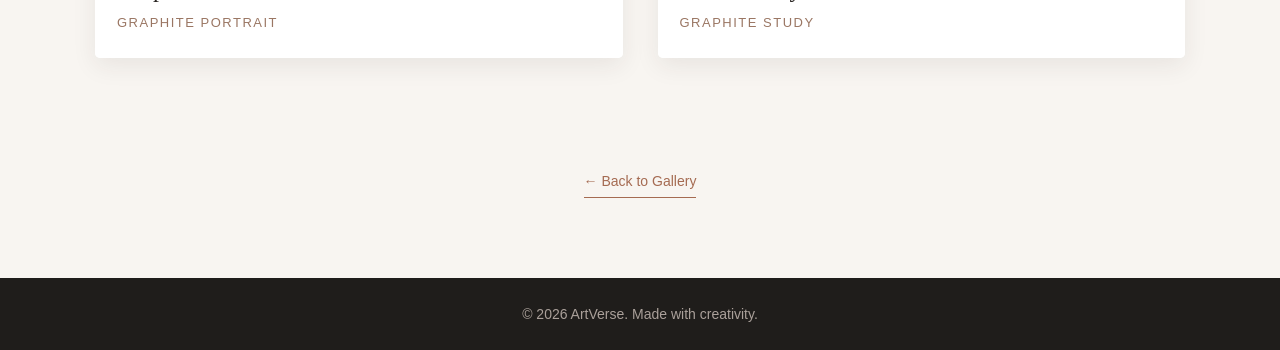
<file: docs/graphite.html>
<!DOCTYPE html>
<html lang="en">

<head>

    <meta charset="UTF-8">

    <meta name="viewport" content="width=device-width, initial-scale=1.0">

    <title>Graphite & Sketches | ArtVerse</title>

    <link rel="stylesheet" href="css/style.css">

</head>

<body class="category-page">


    <!-- Navigation Bar -->

    <header>

        <nav class="navbar">

            <a href="index.html" class="logo">
                Art<span>Verse</span>
            </a>

            <ul class="nav-links">

                <li>
                    <a href="index.html">Home</a>
                </li>

                <li>
                    <a href="aboutme.html">About</a>
                </li>

                <li>
                    <a href="gallery.html">Gallery</a>
                </li>

                <li>
                    <a href="art-supplies.html">Supplies</a>
                </li>

                <li>
                    <a href="resources.html">Resources</a>
                </li>

                <li>
                    <a href="contact.html">Contact</a>
                </li>

            </ul>

        </nav>

    </header>


    <!-- Category Introduction -->

    <section class="category-intro">

        <h1>
            Graphite & Sketches
        </h1>

        <p>
            Pencil studies, sketches and graphite artwork
            exploring light, texture and detail.
        </p>

    </section>


    <!-- Artwork Gallery -->

    <section>

        <div class="artwork-grid">


            <!-- Animal Sketch -->

            <div class="artwork-card">

                <img
                    src="images/Animalssketch.jpeg"
                    alt="Animal sketch">

                <div class="artwork-info">

                    <h3>
                        Animal Sketch
                    </h3>

                    <p>
                        Graphite Study
                    </p>

                </div>

            </div>


            <!-- Jennie Sketch -->

            <div class="artwork-card">

                <img
                    src="images/JennieSketch.jpeg"
                    alt="Jennie sketch">

                <div class="artwork-info">

                    <h3>
                        Jennie Sketch
                    </h3>

                    <p>
                        Graphite Study
                    </p>

                </div>

            </div>


            <!-- Snape -->

            <div class="artwork-card">

                <img
                    src="images/Snape.jpeg"
                    alt="Snape graphite drawing">

                <div class="artwork-info">

                    <h3>
                        Snape
                    </h3>

                    <p>
                        Graphite Portrait
                    </p>

                </div>

            </div>


            <!-- Statue -->

            <div class="artwork-card">

                <img
                    src="images/StatueDrawing.jpeg"
                    alt="Statue graphite drawing">

                <div class="artwork-info">

                    <h3>
                        Statue Study
                    </h3>

                    <p>
                        Graphite Study
                    </p>

                </div>

            </div>


        </div>

    </section>


    <!-- Back to Gallery -->

    <div class="back-gallery">

        <a href="gallery.html">
            ← Back to Gallery
        </a>

    </div>


    <!-- Footer -->

    <footer>

        <p>
            © 2026 ArtVerse. Made with creativity.
        </p>

    </footer>


</body>

</html>
</file>
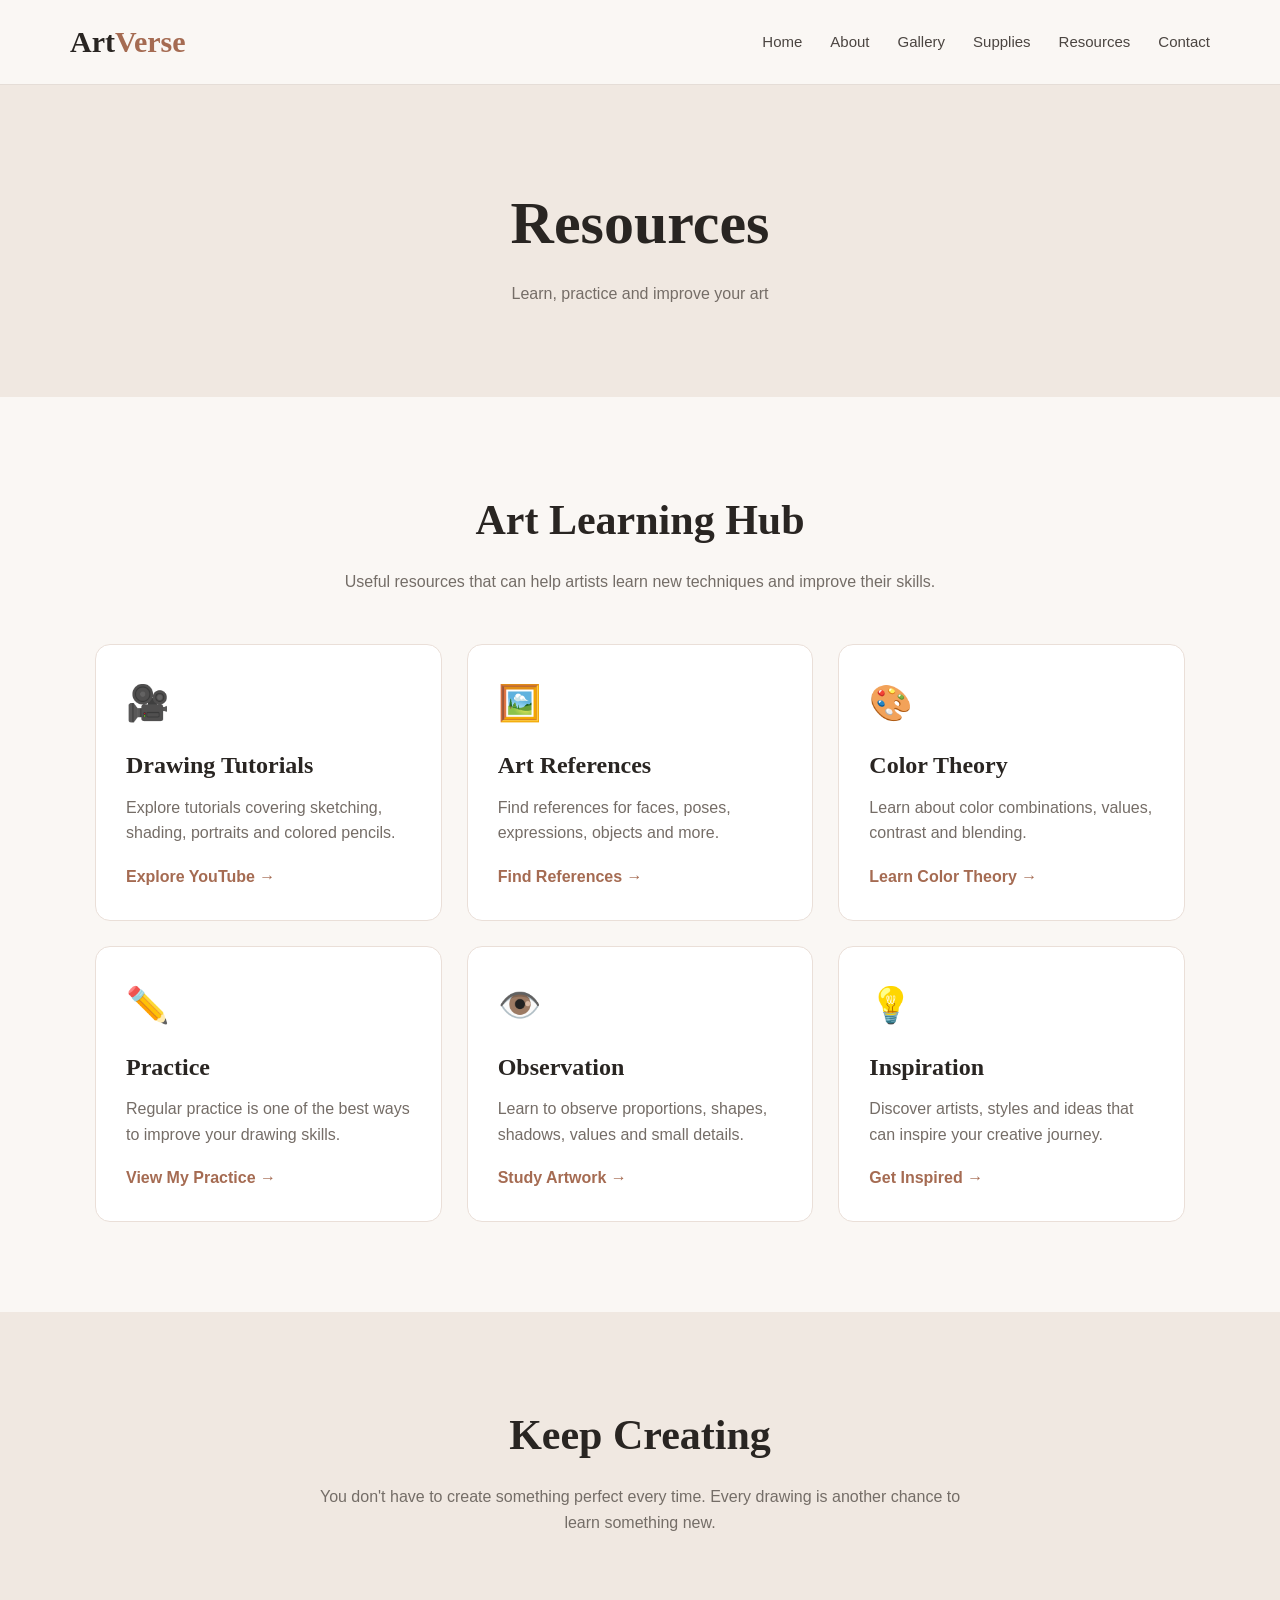
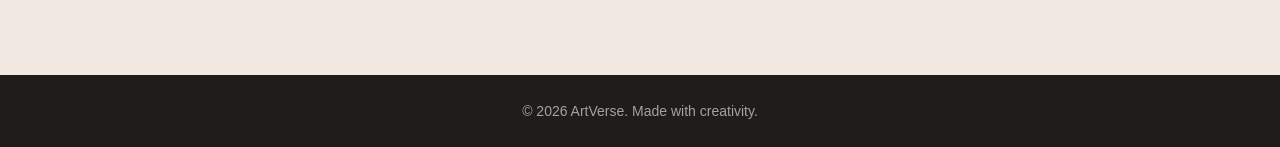
<file: docs/resources.html>
<!DOCTYPE html>
<html lang="en">

<head>

    <meta charset="UTF-8">

    <meta name="viewport" content="width=device-width, initial-scale=1.0">

    <title>Resources | ArtVerse</title>

    <link rel="stylesheet" href="css/style.css">

</head>

<body>


    <!-- Navigation Bar -->

    <header>

        <nav class="navbar">

            <a href="index.html" class="logo">
                Art<span>Verse</span>
            </a>

            <ul class="nav-links">

                <li>
                    <a href="index.html">Home</a>
                </li>

                <li>
                    <a href="aboutme.html">About</a>
                </li>

                <li>
                    <a href="gallery.html">Gallery</a>
                </li>

                <li>
                    <a href="art-supplies.html">Supplies</a>
                </li>

                <li>
                    <a href="resources.html">Resources</a>
                </li>

                <li>
                    <a href="contact.html">Contact</a>
                </li>

            </ul>

        </nav>

    </header>


    <!-- Page Heading -->

    <section class="page-header">

        <h1>Resources</h1>

        <p>
            Learn, practice and improve your art
        </p>

    </section>


    <!-- Resources -->

    <section class="section">

        <div class="container">

            <h2 class="section-title">
                Art Learning Hub
            </h2>

            <p class="section-subtitle">
                Useful resources that can help artists
                learn new techniques and improve their skills.
            </p>


            <div class="resource-grid">


                <!-- Drawing Tutorials -->

                <div class="resource-card">

                    <div class="resource-icon">
                        🎥
                    </div>

                    <h3>
                        Drawing Tutorials
                    </h3>

                    <p>
                        Explore tutorials covering sketching,
                        shading, portraits and colored pencils.
                    </p>

                    <a
                        href="https://www.youtube.com/"
                        target="_blank">

                        Explore YouTube →

                    </a>

                </div>


                <!-- References -->

                <div class="resource-card">

                    <div class="resource-icon">
                        🖼️
                    </div>

                    <h3>
                        Art References
                    </h3>

                    <p>
                        Find references for faces, poses,
                        expressions, objects and more.
                    </p>

                    <a
                        href="https://www.pinterest.com/"
                        target="_blank">

                        Find References →

                    </a>

                </div>


                <!-- Color Theory -->

                <div class="resource-card">

                    <div class="resource-icon">
                        🎨
                    </div>

                    <h3>
                        Color Theory
                    </h3>

                    <p>
                        Learn about color combinations,
                        values, contrast and blending.
                    </p>

                    <a
                        href="https://www.youtube.com/results?search_query=color+theory+for+artists"
                        target="_blank">

                        Learn Color Theory →

                    </a>

                </div>


                <!-- Practice -->

                <div class="resource-card">

                    <div class="resource-icon">
                        ✏️
                    </div>

                    <h3>
                        Practice
                    </h3>

                    <p>
                        Regular practice is one of the best
                        ways to improve your drawing skills.
                    </p>

                    <a href="gallery.html">

                        View My Practice →

                    </a>

                </div>


                <!-- Observation -->

                <div class="resource-card">

                    <div class="resource-icon">
                        👁️
                    </div>

                    <h3>
                        Observation
                    </h3>

                    <p>
                        Learn to observe proportions, shapes,
                        shadows, values and small details.
                    </p>

                    <a href="gallery.html">

                        Study Artwork →

                    </a>

                </div>


                <!-- Inspiration -->

                <div class="resource-card">

                    <div class="resource-icon">
                        💡
                    </div>

                    <h3>
                        Inspiration
                    </h3>

                    <p>
                        Discover artists, styles and ideas
                        that can inspire your creative journey.
                    </p>

                    <a
                        href="https://www.pinterest.com/"
                        target="_blank">

                        Get Inspired →

                    </a>

                </div>


            </div>

        </div>

    </section>


    <!-- Quote -->

    <section class="section about-section">

        <div class="container">

            <h2 class="section-title">
                Keep Creating
            </h2>

            <p class="section-subtitle">

                You don't have to create something perfect
                every time. Every drawing is another chance
                to learn something new.

            </p>

        </div>

    </section>


    <!-- Footer -->

    <footer>

        <p>
            © 2026 ArtVerse. Made with creativity.
        </p>

    </footer>


</body>

</html>
</file>
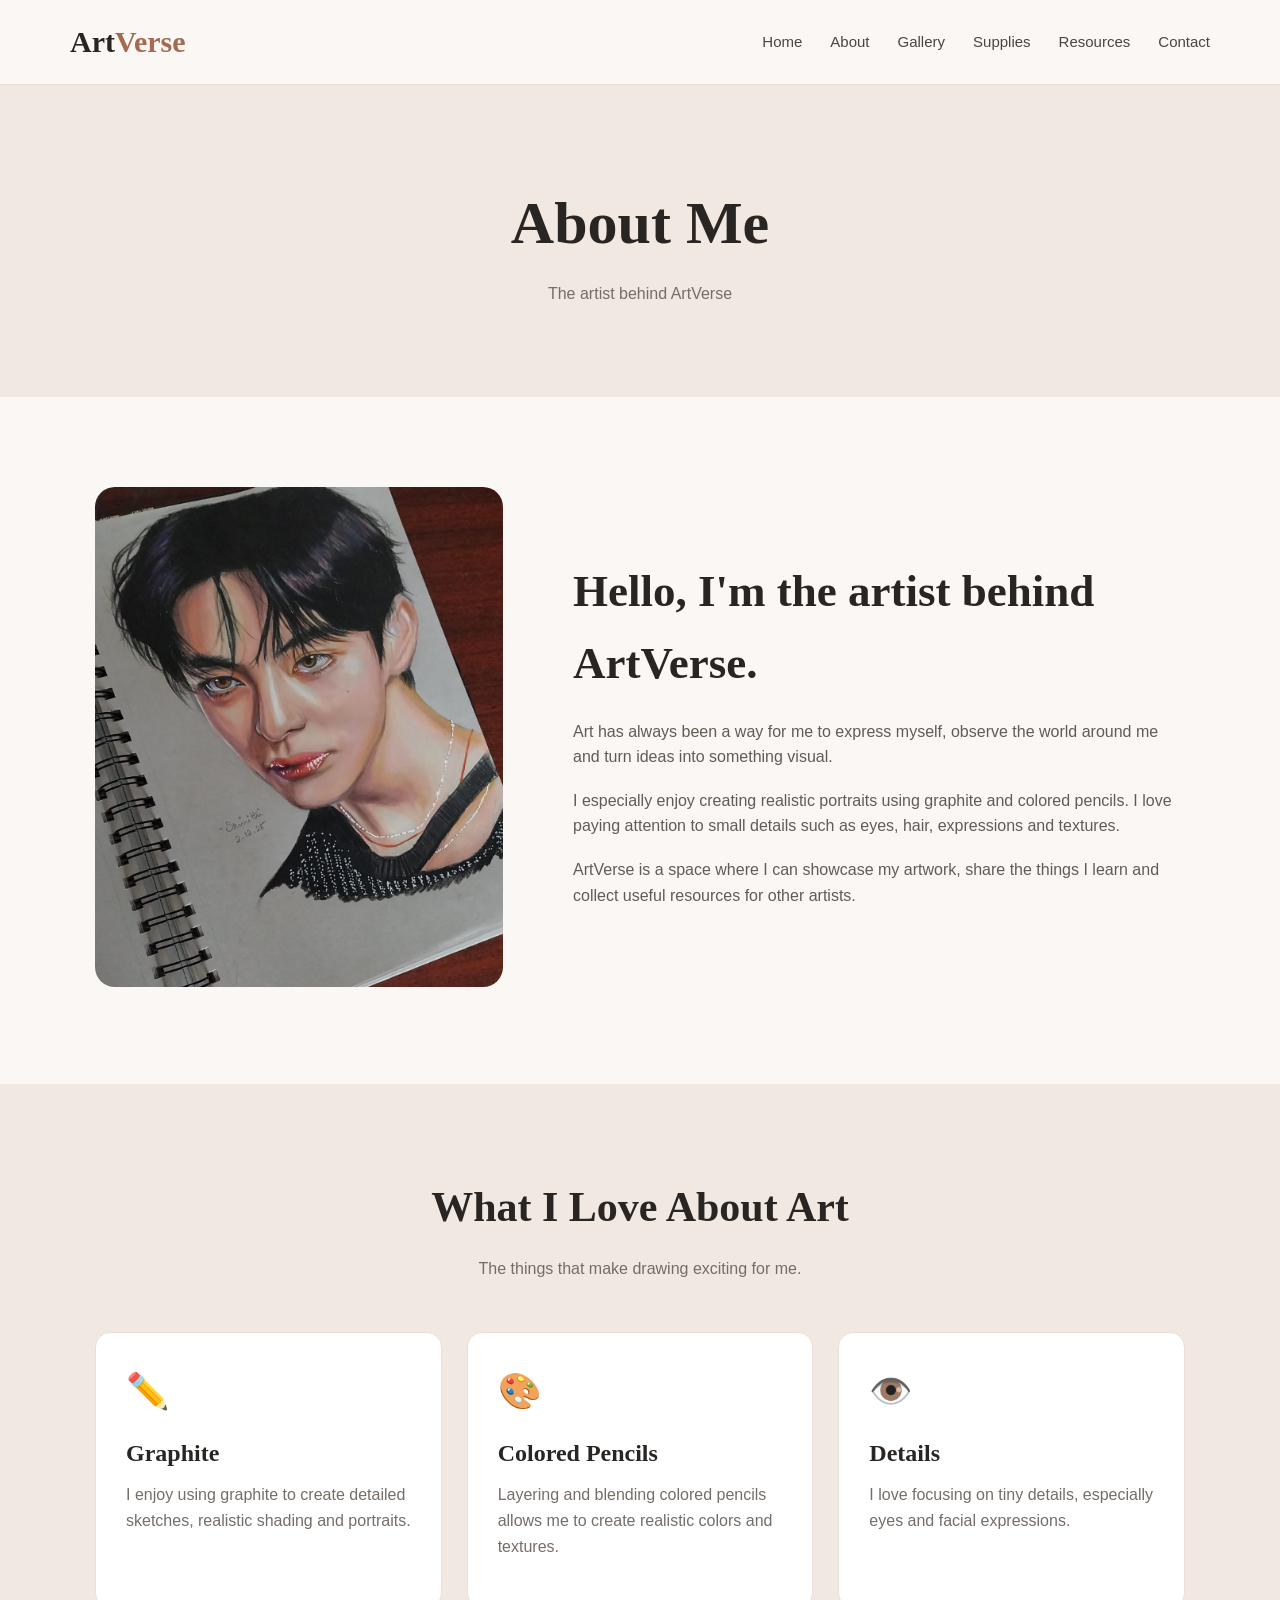
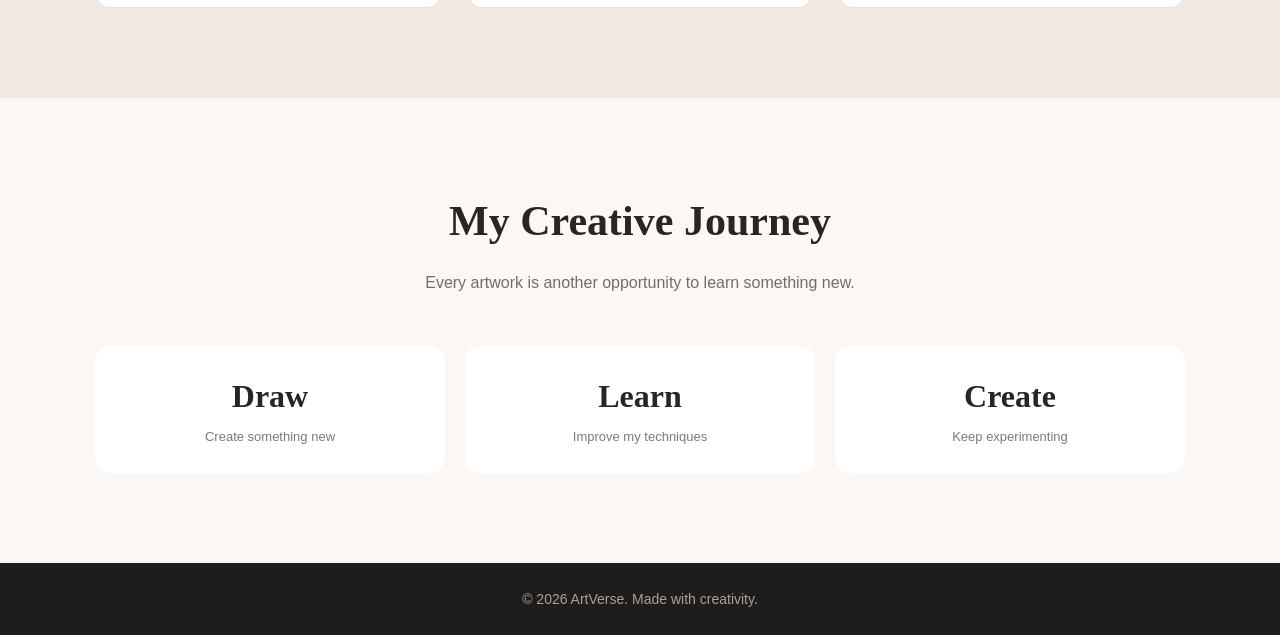
<file: html/aboutme.html>
<!DOCTYPE html>
<html lang="en">

<head>

    <meta charset="UTF-8">

    <meta name="viewport" content="width=device-width, initial-scale=1.0">

    <title>About Me | ArtVerse</title>

    <link rel="stylesheet" href="../css/style.css">

</head>

<body>


    <!-- Navigation Bar -->

    <header>

        <nav class="navbar">

            <a href="index.html" class="logo">
                Art<span>Verse</span>
            </a>

            <ul class="nav-links">

                <li>
                    <a href="index.html">Home</a>
                </li>

                <li>
                    <a href="aboutme.html">About</a>
                </li>

                <li>
                    <a href="gallery.html">Gallery</a>
                </li>

                <li>
                    <a href="art-supplies.html">Supplies</a>
                </li>

                <li>
                    <a href="resources.html">Resources</a>
                </li>

                <li>
                    <a href="contact.html">Contact</a>
                </li>

            </ul>

        </nav>

    </header>


    <!-- Page Heading -->

    <section class="page-header">

        <h1>About Me</h1>

        <p>
            The artist behind ArtVerse
        </p>

    </section>


    <!-- About Section -->

    <section class="section">

        <div class="container">

            <div class="about-grid">


                <!-- Artwork -->

                <div class="about-image">

                    <img
                        src="../images/Taehyungdrawing.png"
                        alt="My artwork">

                </div>


                <!-- About Text -->

                <div class="about-text">

                    <h2>
                        Hello, I'm the artist behind ArtVerse.
                    </h2>

                    <p>
                        Art has always been a way for me to
                        express myself, observe the world
                        around me and turn ideas into something
                        visual.
                    </p>

                    <p>
                        I especially enjoy creating realistic
                        portraits using graphite and colored
                        pencils. I love paying attention to
                        small details such as eyes, hair,
                        expressions and textures.
                    </p>

                    <p>
                        ArtVerse is a space where I can showcase
                        my artwork, share the things I learn
                        and collect useful resources for other
                        artists.
                    </p>

                </div>

            </div>

        </div>

    </section>


    <!-- My Interests -->

    <section class="section about-section">

        <div class="container">

            <h2 class="section-title">
                What I Love About Art
            </h2>

            <p class="section-subtitle">
                The things that make drawing exciting for me.
            </p>


            <div class="resource-grid">


                <!-- Card 1 -->

                <div class="resource-card">

                    <div class="resource-icon">
                        ✏️
                    </div>

                    <h3>
                        Graphite
                    </h3>

                    <p>
                        I enjoy using graphite to create
                        detailed sketches, realistic shading
                        and portraits.
                    </p>

                </div>


                <!-- Card 2 -->

                <div class="resource-card">

                    <div class="resource-icon">
                        🎨
                    </div>

                    <h3>
                        Colored Pencils
                    </h3>

                    <p>
                        Layering and blending colored pencils
                        allows me to create realistic colors
                        and textures.
                    </p>

                </div>


                <!-- Card 3 -->

                <div class="resource-card">

                    <div class="resource-icon">
                        👁️
                    </div>

                    <h3>
                        Details
                    </h3>

                    <p>
                        I love focusing on tiny details,
                        especially eyes and facial expressions.
                    </p>

                </div>

            </div>

        </div>

    </section>


    <!-- Artistic Journey -->

    <section class="section">

        <div class="container">

            <h2 class="section-title">
                My Creative Journey
            </h2>

            <p class="section-subtitle">
                Every artwork is another opportunity to learn
                something new.
            </p>


            <div class="stats">


                <div class="stat">

                    <h3>Draw</h3>

                    <p>
                        Create something new
                    </p>

                </div>


                <div class="stat">

                    <h3>Learn</h3>

                    <p>
                        Improve my techniques
                    </p>

                </div>


                <div class="stat">

                    <h3>Create</h3>

                    <p>
                        Keep experimenting
                    </p>

                </div>


            </div>

        </div>

    </section>


    <!-- Footer -->

    <footer>

        <p>
            © 2026 ArtVerse. Made with creativity.
        </p>

    </footer>


</body>

</html>
</file>
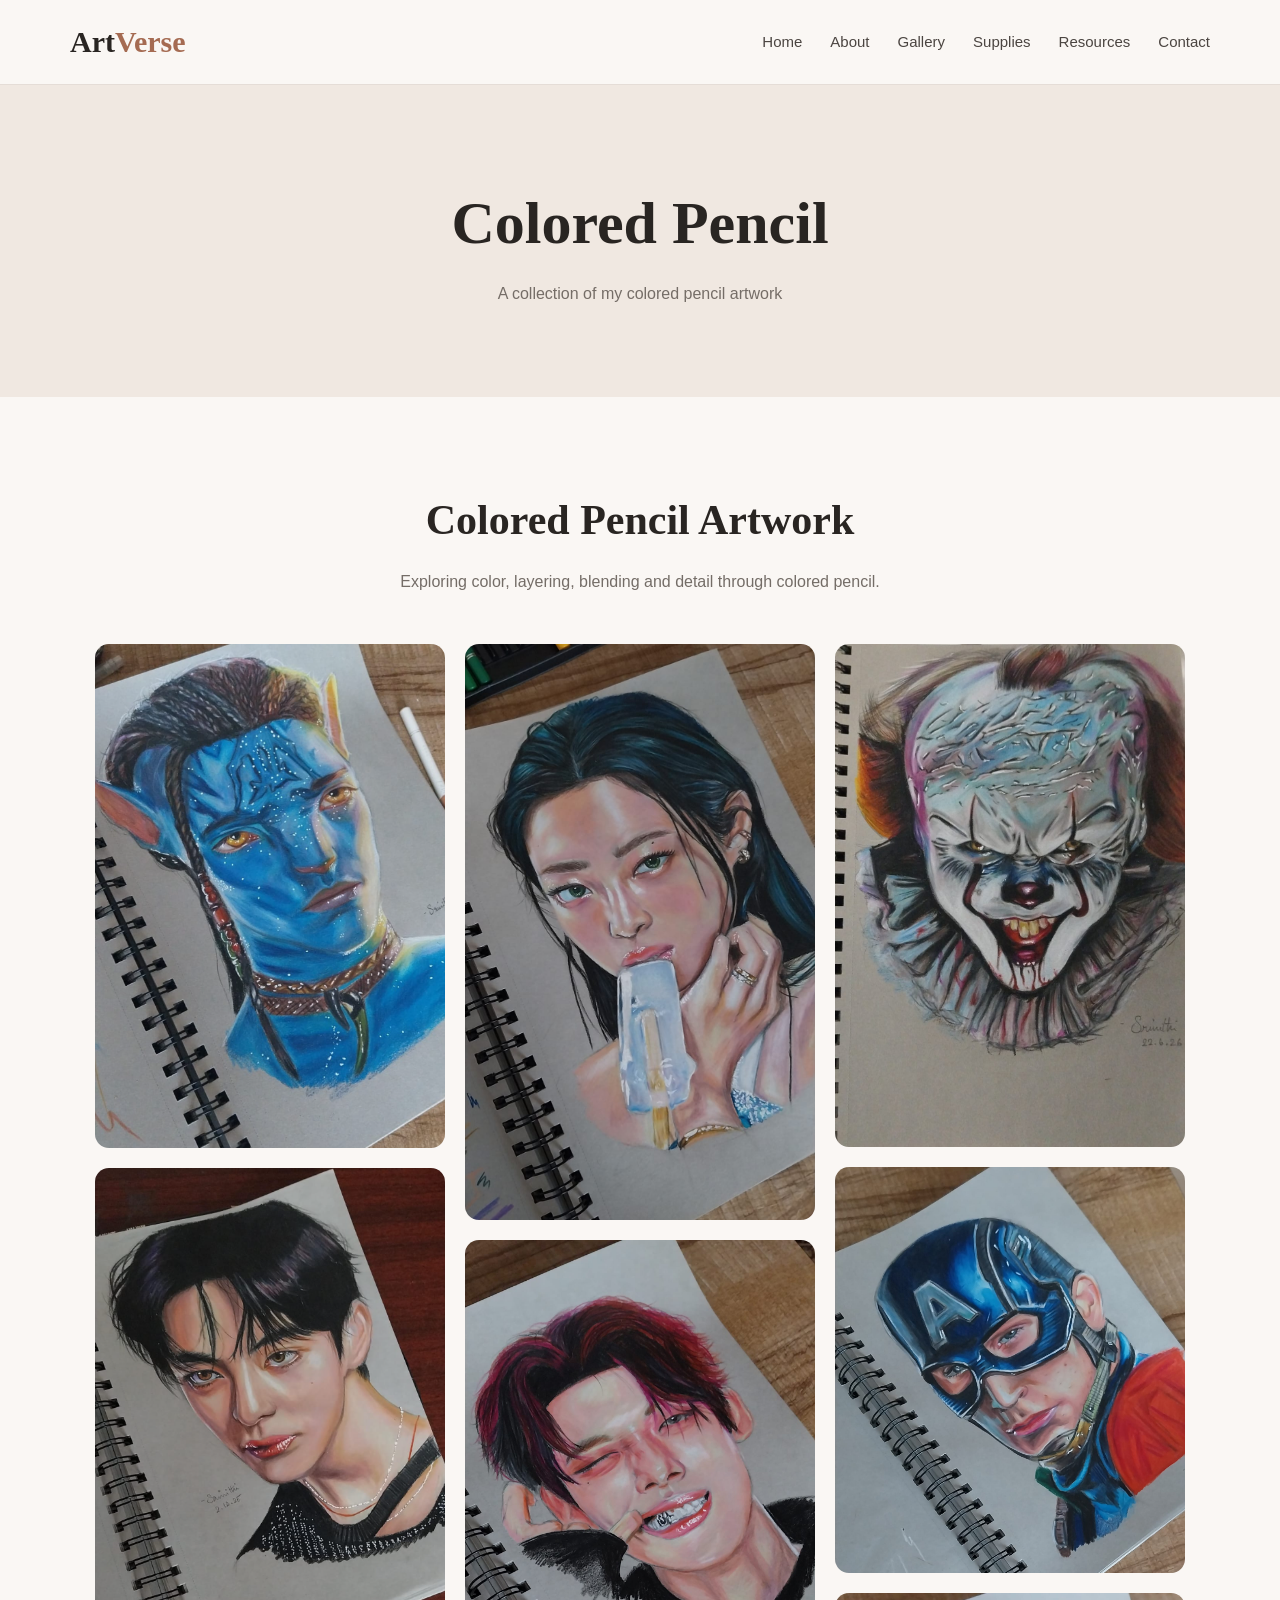
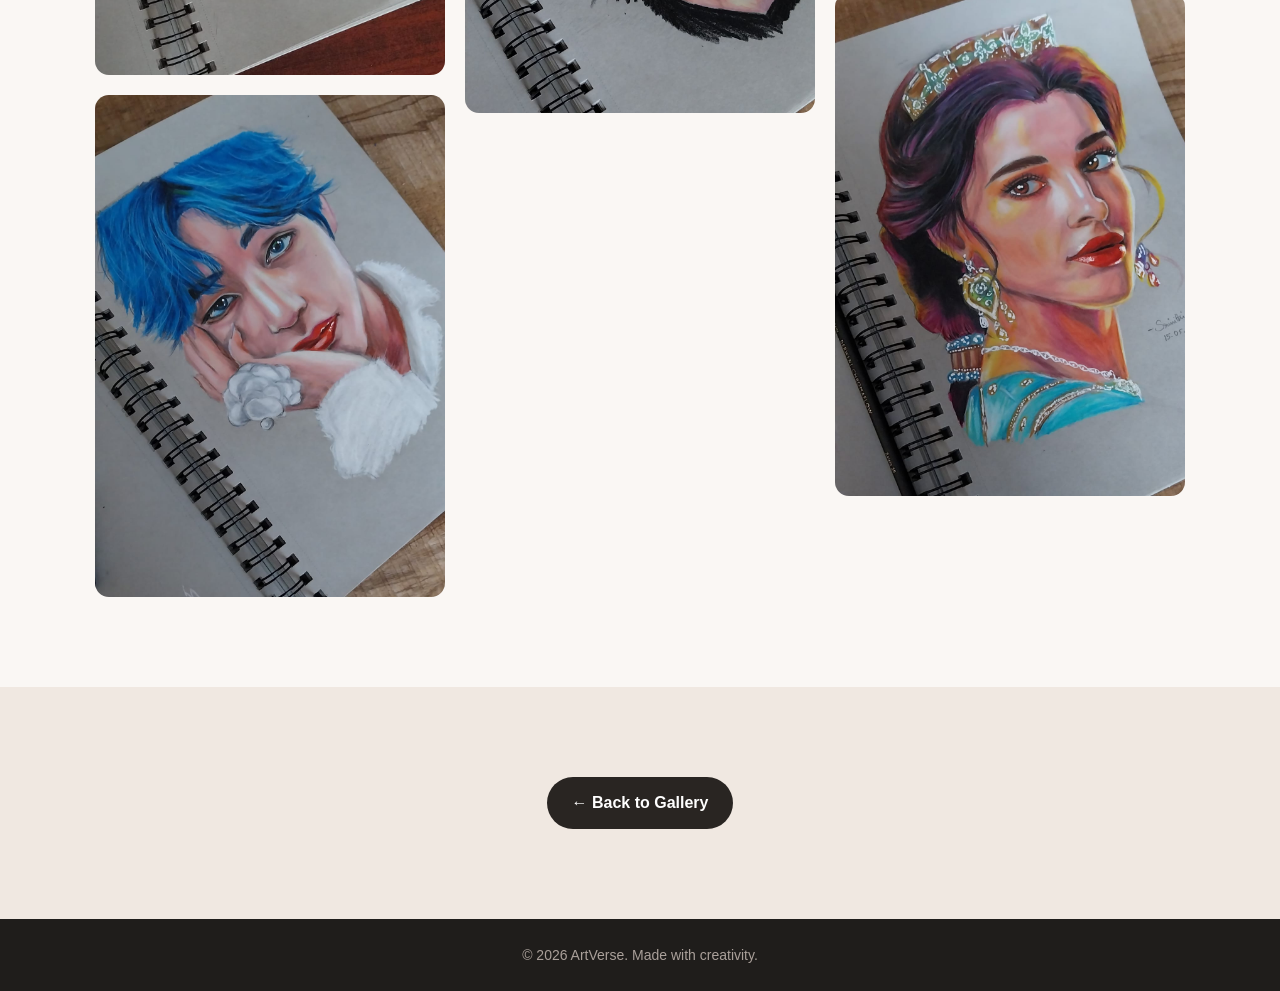
<file: html/colored-pencil.html>
<!DOCTYPE html>
<html lang="en">

<head>

    <meta charset="UTF-8">

    <meta name="viewport" content="width=device-width, initial-scale=1.0">

    <title>Colored Pencil | ArtVerse</title>

    <link rel="stylesheet" href="../css/style.css">

</head>

<body>


    <!-- Navigation Bar -->

    <header>

        <nav class="navbar">

            <a href="index.html" class="logo">
                Art<span>Verse</span>
            </a>

            <ul class="nav-links">

                <li>
                    <a href="index.html">Home</a>
                </li>

                <li>
                    <a href="aboutme.html">About</a>
                </li>

                <li>
                    <a href="gallery.html">Gallery</a>
                </li>

                <li>
                    <a href="art-supplies.html">Supplies</a>
                </li>

                <li>
                    <a href="resources.html">Resources</a>
                </li>

                <li>
                    <a href="contact.html">Contact</a>
                </li>

            </ul>

        </nav>

    </header>


    <!-- Page Heading -->

    <section class="page-header">

        <h1>Colored Pencil</h1>

        <p>
            A collection of my colored pencil artwork
        </p>

    </section>


    <!-- Artwork Gallery -->

    <section class="section">

        <div class="container">

            <h2 class="section-title">
                Colored Pencil Artwork
            </h2>

            <p class="section-subtitle">
                Exploring color, layering, blending and
                detail through colored pencil.
            </p>


            <div class="gallery-grid">


                <!-- Lo'ak -->

                <div class="gallery-item">

                    <img
                        src="../images/Lo'akdrawing.png"
                        alt="Lo'ak colored pencil drawing">

                    <div class="gallery-overlay">

                        <h3>Lo'ak</h3>

                        <p>
                            Colored Pencil
                        </p>

                    </div>

                </div>


                <!-- Taehyung -->

                <div class="gallery-item">

                    <img
                        src="../images/Taehyungdrawing.png"
                        alt="Taehyung colored pencil drawing">

                    <div class="gallery-overlay">

                        <h3>Taehyung</h3>

                        <p>
                            Colored Pencil
                        </p>

                    </div>

                </div>


                <!-- Blue Hair Taehyung -->

                <div class="gallery-item">

                    <img
                        src="../images/BluehairTaehyung.jpeg"
                        alt="Blue hair Taehyung drawing">

                    <div class="gallery-overlay">

                        <h3>Blue Hair Taehyung</h3>

                        <p>
                            Colored Pencil
                        </p>

                    </div>

                </div>


                <!-- Jennie -->

                <div class="gallery-item">

                    <img
                        src="../images/Jenniedrawing.jpeg"
                        alt="Jennie colored pencil drawing">

                    <div class="gallery-overlay">

                        <h3>Jennie</h3>

                        <p>
                            Colored Pencil
                        </p>

                    </div>

                </div>


                <!-- Yeonjun -->

                <div class="gallery-item">

                    <img
                        src="../images/Yeonjun.jpeg"
                        alt="Yeonjun colored pencil drawing">

                    <div class="gallery-overlay">

                        <h3>Yeonjun</h3>

                        <p>
                            Colored Pencil
                        </p>

                    </div>

                </div>


                <!-- Pennywise -->

                <div class="gallery-item">

                    <img
                        src="../images/Pennywisedrawing.jpeg"
                        alt="Pennywise colored pencil drawing">

                    <div class="gallery-overlay">

                        <h3>Pennywise</h3>

                        <p>
                            Colored Pencil
                        </p>

                    </div>

                </div>


                <!-- Captain America -->

                <div class="gallery-item">

                    <img
                        src="../images/CaptainAmerica.jpeg"
                        alt="Captain America drawing">

                    <div class="gallery-overlay">

                        <h3>Captain America</h3>

                        <p>
                            Colored Pencil
                        </p>

                    </div>

                </div>


                <!-- Jasmine -->

                <div class="gallery-item">

                    <img
                        src="../images/Jasmine.jpeg"
                        alt="Jasmine drawing">

                    <div class="gallery-overlay">

                        <h3>Jasmine</h3>

                        <p>
                            Colored Pencil
                        </p>

                    </div>

                </div>


            </div>

        </div>

    </section>


    <!-- Back to Gallery -->

    <section class="section about-section">

        <div class="container">

            <div style="text-align: center;">

                <a
                    href="gallery.html"
                    class="btn btn-primary">

                    ← Back to Gallery

                </a>

            </div>

        </div>

    </section>


    <!-- Footer -->

    <footer>

        <p>
            © 2026 ArtVerse. Made with creativity.
        </p>

    </footer>


</body>

</html>
</file>
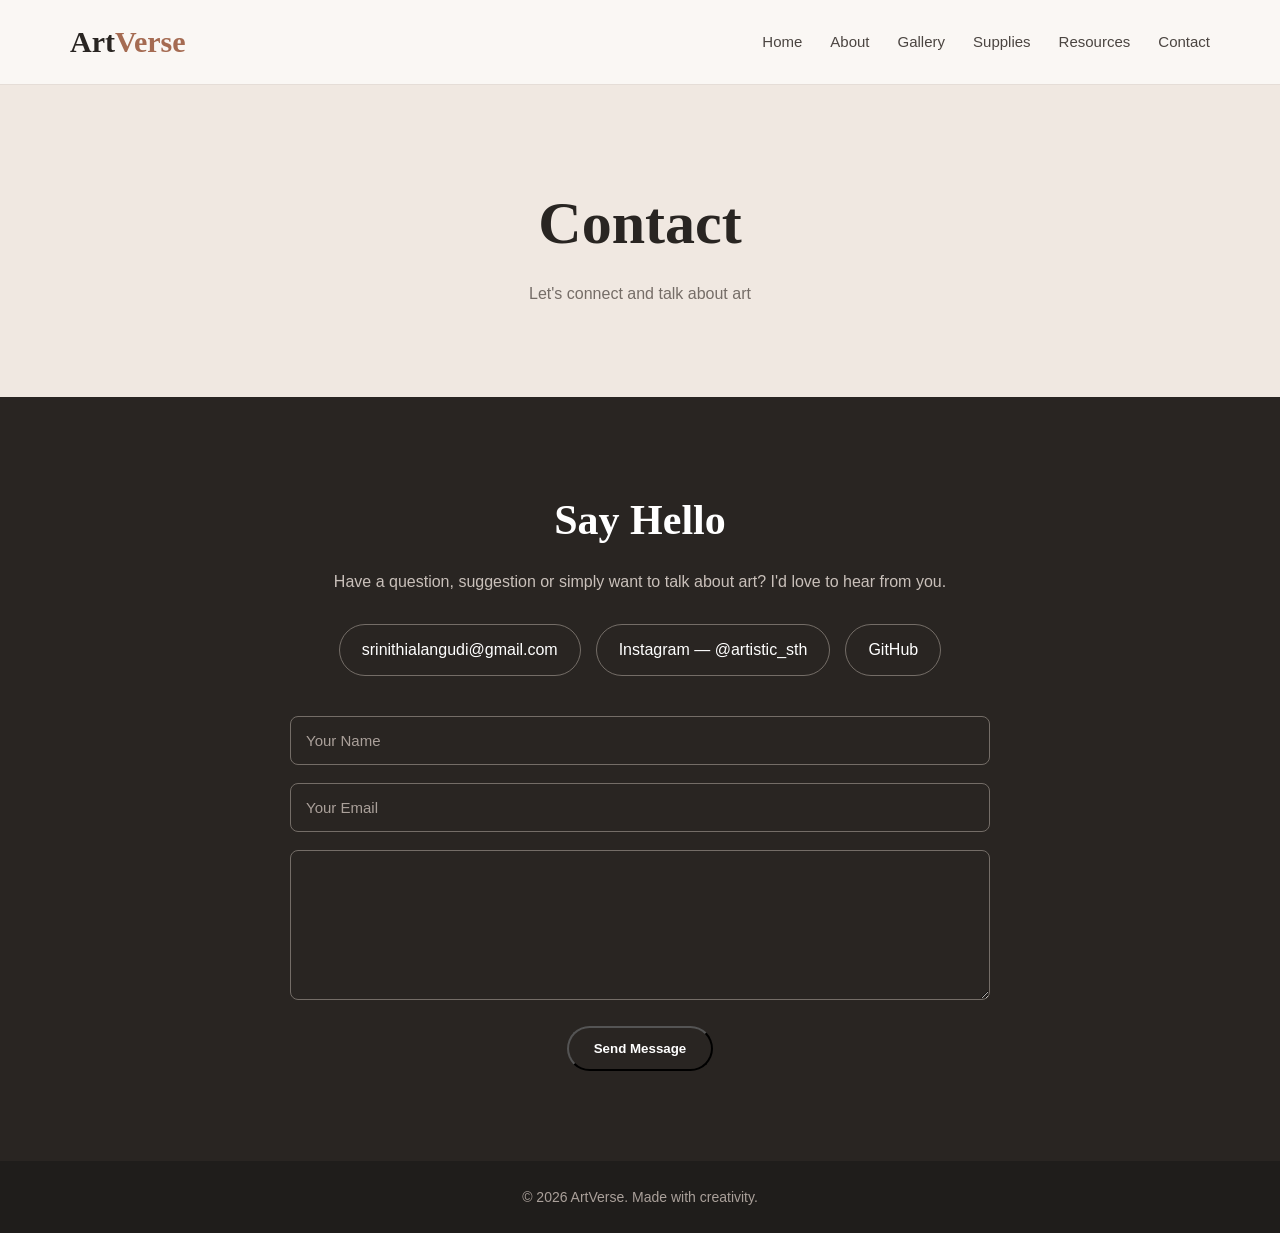
<file: html/contact.html>
<!DOCTYPE html>
<html lang="en">

<head>

    <meta charset="UTF-8">

    <meta name="viewport" content="width=device-width, initial-scale=1.0">

    <title>Contact | ArtVerse</title>

    <link rel="stylesheet" href="../css/style.css">

</head>

<body>


    <!-- Navigation Bar -->

    <header>

        <nav class="navbar">

            <a href="index.html" class="logo">
                Art<span>Verse</span>
            </a>

            <ul class="nav-links">

                <li>
                    <a href="index.html">Home</a>
                </li>

                <li>
                    <a href="aboutme.html">About</a>
                </li>

                <li>
                    <a href="gallery.html">Gallery</a>
                </li>

                <li>
                    <a href="art-supplies.html">Supplies</a>
                </li>

                <li>
                    <a href="resources.html">Resources</a>
                </li>

                <li>
                    <a href="contact.html">Contact</a>
                </li>

            </ul>

        </nav>

    </header>


    <!-- Page Heading -->

    <section class="page-header">

        <h1>Contact</h1>

        <p>
            Let's connect and talk about art
        </p>

    </section>


    <!-- Contact Section -->

    <section class="section contact-section">

        <div class="container">

            <div class="contact-box">

                <h2 class="section-title">
                    Say Hello
                </h2>

                <p>
                    Have a question, suggestion or simply
                    want to talk about art? I'd love to hear
                    from you.
                </p>


                <!-- Social Links -->

                <div class="contact-links">

                    <a
                        href="mailto:srinithialangudi@gmail.com">

                          srinithialangudi@gmail.com

                    </a>


                    <a
                        href="https://www.instagram.com/artistic_sth/"
                        target="_blank">

                        Instagram — @artistic_sth

                    </a>


                    <a
                        href="https://github.com/kl2400030268"
                        target="_blank">

                        GitHub

                    </a>

                </div>


                <!-- Contact Form -->

                <form
                    class="contact-form"
                    id="contactForm">


                    <div class="form-group">

                        <input
                            type="text"
                            id="name"
                            placeholder="Your Name"
                            required>

                    </div>


                    <div class="form-group">

                        <input
                            type="email"
                            id="email"
                            placeholder="Your Email"
                            required>

                    </div>


                    <div class="form-group">

                        <textarea
                            id="message"
                            placeholder="Your Message"
                            required>
                        </textarea>

                    </div>


                    <button
                        type="submit"
                        class="btn btn-primary">

                        Send Message

                    </button>


                </form>

            </div>

        </div>

    </section>


    <!-- Footer -->

    <footer>

        <p>
            © 2026 ArtVerse. Made with creativity.
        </p>

    </footer>


    <script src="../js/script.js"></script>

</body>

</html>
</file>
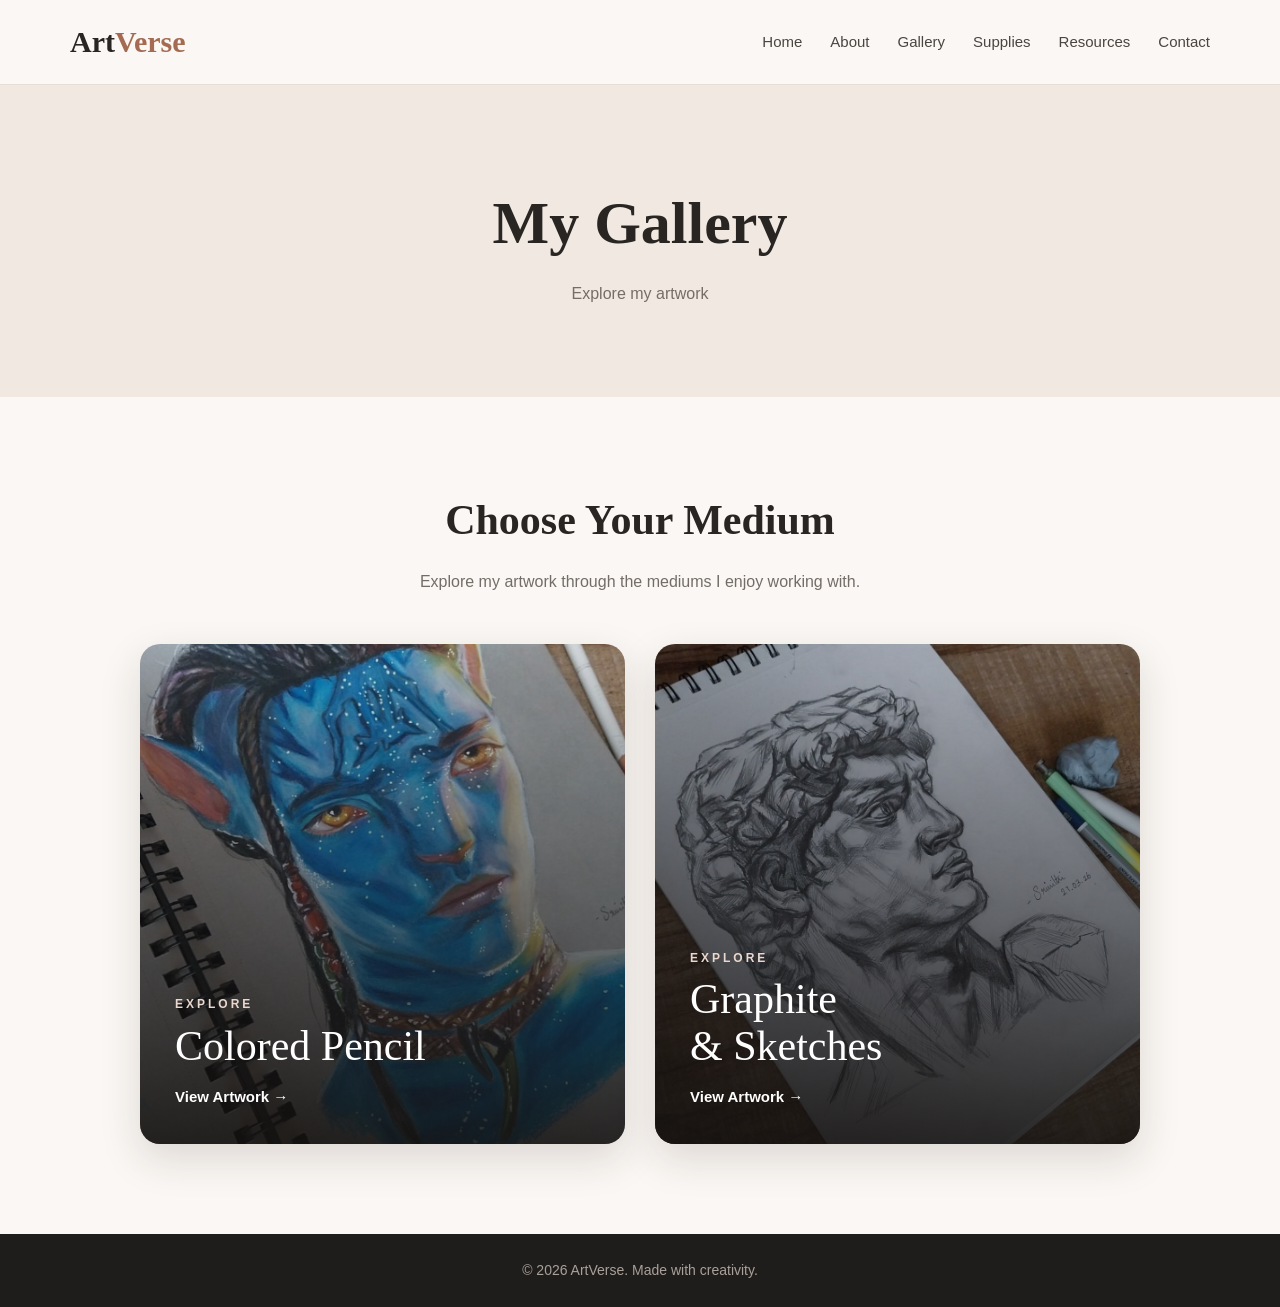
<file: html/gallery.html>
<!DOCTYPE html>
<html lang="en">

<head>

    <meta charset="UTF-8">

    <meta name="viewport" content="width=device-width, initial-scale=1.0">

    <title>Gallery | ArtVerse</title>

    <link rel="stylesheet" href="../css/style.css">

</head>

<body>


    <!-- Navigation Bar -->

    <header>

        <nav class="navbar">

            <a href="index.html" class="logo">
                Art<span>Verse</span>
            </a>

            <ul class="nav-links">

                <li>
                    <a href="index.html">Home</a>
                </li>

                <li>
                    <a href="aboutme.html">About</a>
                </li>

                <li>
                    <a href="gallery.html">Gallery</a>
                </li>

                <li>
                    <a href="art-supplies.html">Supplies</a>
                </li>

                <li>
                    <a href="resources.html">Resources</a>
                </li>

                <li>
                    <a href="contact.html">Contact</a>
                </li>

            </ul>

        </nav>

    </header>


    <!-- Page Heading -->

    <section class="page-header">

        <h1>My Gallery</h1>

        <p>
            Explore my artwork
        </p>

    </section>


    <!-- Gallery Categories -->

    <section class="section">

        <div class="container">

            <h2 class="section-title">
                Choose Your Medium
            </h2>

            <p class="section-subtitle">
                Explore my artwork through the mediums
                I enjoy working with.
            </p>


            <div class="category-cards">


                <!-- Colored Pencil -->

                <a
                    href="colored-pencil.html"
                    class="category-card">

                    <img
                        src="../images/Lo'akdrawing.png"
                        alt="Colored pencil artwork">

                    <div class="category-card-overlay">

                        <p>
                            EXPLORE
                        </p>

                        <h2>
                            Colored Pencil
                        </h2>

                        <span>
                            View Artwork →
                        </span>

                    </div>

                </a>


                <!-- Graphite -->

                <a
                    href="graphite.html"
                    class="category-card">

                    <img
                        src="../images/StatueDrawing.jpeg"
                        alt="Graphite artwork">

                    <div class="category-card-overlay">

                        <p>
                            EXPLORE
                        </p>

                        <h2>
                            Graphite
                            <br>
                            & Sketches
                        </h2>

                        <span>
                            View Artwork →
                        </span>

                    </div>

                </a>


            </div>

        </div>

    </section>


    <!-- Footer -->

    <footer>

        <p>
            © 2026 ArtVerse. Made with creativity.
        </p>

    </footer>


</body>

</html>
</file>
<file: docs/css/style.css>
/* ========================================
   ARTVVERSE - MAIN STYLESHEET
   ======================================== */


/* ========================================
   1. BASIC RESET
   ======================================== */

* {
    margin: 0;
    padding: 0;
    box-sizing: border-box;
}

html {
    scroll-behavior: smooth;
}

body {
    font-family: Arial, Helvetica, sans-serif;
    background-color: #faf7f4;
    color: #292522;
    line-height: 1.6;
}


/* ========================================
   2. NAVIGATION BAR
   ======================================== */

header {
    background-color: rgba(250, 247, 244, 0.96);
    border-bottom: 1px solid #e5ddd7;
    position: sticky;
    top: 0;
    z-index: 1000;
}

.navbar {
    max-width: 1200px;
    margin: auto;
    padding: 18px 30px;

    display: flex;
    justify-content: space-between;
    align-items: center;
}


/* Logo */

.logo {
    font-family: Georgia, "Times New Roman", serif;
    font-size: 30px;
    font-weight: bold;
    text-decoration: none;
    color: #292522;
}

.logo span {
    color: #a56b52;
}


/* Navigation links */

.nav-links {
    display: flex;
    gap: 28px;
    list-style: none;
}

.nav-links a {
    text-decoration: none;
    color: #4b4541;
    font-size: 15px;
    font-weight: 500;
    transition: 0.3s;
}

.nav-links a:hover {
    color: #a56b52;
}


/* ========================================
   3. GENERAL SECTIONS
   ======================================== */

.container {
    max-width: 1150px;
    margin: auto;
    padding: 0 30px;
}

.section {
    padding: 90px 0;
}

.section-title {
    font-family: Georgia, "Times New Roman", serif;
    font-size: 42px;
    text-align: center;
    margin-bottom: 15px;
}

.section-subtitle {
    text-align: center;
    color: #746d67;
    max-width: 650px;
    margin: 0 auto 50px;
}


/* ========================================
   4. BUTTONS
   ======================================== */

.btn {
    display: inline-block;
    padding: 13px 25px;
    border-radius: 30px;
    text-decoration: none;
    font-weight: bold;
    transition: 0.3s;
}

.btn-primary {
    background-color: #292522;
    color: white;
}

.btn-primary:hover {
    background-color: #a56b52;
    transform: translateY(-2px);
}

.btn-outline {
    border: 1px solid #292522;
    color: #292522;
    margin-left: 10px;
}

.btn-outline:hover {
    background-color: #292522;
    color: white;
}


/* ========================================
   5. HOME - HERO SECTION
   ======================================== */

.hero {
    min-height: 88vh;

    display: flex;
    align-items: center;

    background:
        radial-gradient(
            circle at 90% 20%,
            #ead8cf 0,
            transparent 25%
        ),
        radial-gradient(
            circle at 10% 80%,
            #e6ddd5 0,
            transparent 25%
        ),
        #faf7f4;
}

.hero-content {
    max-width: 1150px;
    width: 100%;
    margin: auto;
    padding: 70px 30px;

    display: grid;
    grid-template-columns: 1.1fr 0.9fr;

    align-items: center;
    gap: 60px;
}

.hero-text small {
    text-transform: uppercase;
    letter-spacing: 3px;
    color: #a56b52;
    font-weight: bold;
}

.hero-text h1 {
    font-family: Georgia, "Times New Roman", serif;
    font-size: clamp(55px, 7vw, 90px);
    line-height: 1;
    margin: 20px 0;
}

.hero-text h1 span {
    color: #a56b52;
}

.hero-text p {
    max-width: 550px;
    color: #6f6862;
    font-size: 18px;
    margin-bottom: 30px;
}

.hero-image {
    position: relative;
}

.hero-image img {
    width: 100%;
    max-height: 500px;
    object-fit: cover;

    border-radius: 180px 180px 20px 20px;

    box-shadow: 20px 20px 0 #e7d7ce;
}


/* ========================================
   6. FEATURED ARTWORK
   ======================================== */

.featured-grid {
    display: grid;
    grid-template-columns: repeat(3, 1fr);
    gap: 25px;
}

.art-card {
    background-color: white;
    border-radius: 15px;
    overflow: hidden;

    box-shadow:
        0 8px 30px rgba(60, 40, 30, 0.08);

    transition: 0.3s;
}

.art-card:hover {
    transform: translateY(-8px);

    box-shadow:
        0 15px 35px rgba(60, 40, 30, 0.15);
}

.art-card img {
    width: 100%;
    height: 330px;
    object-fit: cover;
    display: block;
}

.art-info {
    padding: 20px;
}

.art-info h3 {
    font-family: Georgia, "Times New Roman", serif;
    font-size: 22px;
    margin-bottom: 5px;
}

.art-info p {
    color: #817871;
    font-size: 14px;
}


/* ========================================
   7. ABOUT SECTION
   ======================================== */

.about-section {
    background-color: #f0e8e1;
}

.about-grid {
    display: grid;
    grid-template-columns: 0.8fr 1.2fr;
    gap: 70px;
    align-items: center;
}

.about-image img {
    width: 100%;
    max-height: 500px;
    object-fit: cover;
    border-radius: 20px;
}

.about-text h2 {
    font-family: Georgia, "Times New Roman", serif;
    font-size: 45px;
    margin-bottom: 20px;
}

.about-text p {
    color: #625b55;
    margin-bottom: 18px;
}


/* ========================================
   8. STATS
   ======================================== */

.stats {
    display: grid;
    grid-template-columns: repeat(3, 1fr);
    gap: 20px;
    margin-top: 40px;
}

.stat {
    background-color: white;
    padding: 25px;
    border-radius: 15px;
    text-align: center;
}

.stat h3 {
    font-family: Georgia, "Times New Roman", serif;
    font-size: 32px;
    margin-bottom: 5px;
}

.stat p {
    font-size: 13px;
    color: #817871;
}


/* ========================================
   9. PAGE HEADER
   ======================================== */

.page-header {
    background-color: #f0e8e1;
    padding: 90px 30px;
    text-align: center;
}

.page-header h1 {
    font-family: Georgia, "Times New Roman", serif;
    font-size: 60px;
    margin-bottom: 10px;
}

.page-header p {
    color: #756d67;
}


/* ========================================
   10. NORMAL GALLERY
   ======================================== */

.gallery-grid {
    columns: 3 250px;
    column-gap: 20px;
}

.gallery-item {
    break-inside: avoid;
    margin-bottom: 20px;
    position: relative;
    overflow: hidden;
    border-radius: 14px;
    cursor: pointer;
}

.gallery-item img {
    width: 100%;
    display: block;
    transition: 0.4s;
}

.gallery-item:hover img {
    transform: scale(1.04);
}

.gallery-overlay {
    position: absolute;

    bottom: 0;
    left: 0;
    right: 0;

    padding: 30px 15px 15px;

    background:
        linear-gradient(
            transparent,
            rgba(0, 0, 0, 0.75)
        );

    color: white;

    opacity: 0;

    transition: 0.3s;
}

.gallery-item:hover .gallery-overlay {
    opacity: 1;
}

.gallery-overlay h3 {
    margin-bottom: 3px;
}


/* ========================================
   11. GALLERY CATEGORY CARDS
   ======================================== */

.category-cards {
    display: grid;
    grid-template-columns: repeat(2, 1fr);

    gap: 30px;

    max-width: 1000px;

    margin: 0 auto;
}


/* Individual category card */

.category-card {
    height: 500px;

    position: relative;

    overflow: hidden;

    border-radius: 20px;

    text-decoration: none;

    display: block;

    box-shadow:
        0 15px 40px rgba(60, 40, 30, 0.15);

    transition:
        transform 0.4s ease,
        box-shadow 0.4s ease;
}


/* Category image */

.category-card img {
    width: 100%;
    height: 100%;

    object-fit: cover;

    display: block;

    transition: transform 0.6s ease;
}


/* Category overlay */

.category-card::after {
    content: "";

    position: absolute;

    inset: 0;

    background:
        linear-gradient(
            to top,
            rgba(20, 17, 15, 0.88),
            rgba(20, 17, 15, 0.05)
        );

    transition: 0.4s;
}


/* Category text */

.category-card-overlay {
    position: absolute;

    left: 35px;
    right: 35px;
    bottom: 35px;

    z-index: 2;

    color: white;
}

.category-card-overlay p {
    font-size: 12px;

    letter-spacing: 3px;

    font-weight: bold;

    margin-bottom: 8px;

    color: #ead8cf;
}

.category-card-overlay h2 {
    font-family: Georgia, "Times New Roman", serif;

    font-size: 42px;

    font-weight: normal;

    line-height: 1.1;

    margin-bottom: 15px;
}

.category-card-overlay span {
    font-size: 15px;
    font-weight: bold;
    color: white;
}


/* Category hover */

.category-card:hover {
    transform: translateY(-10px);

    box-shadow:
        0 25px 50px rgba(60, 40, 30, 0.22);
}

.category-card:hover img {
    transform: scale(1.07);
}

.category-card:hover::after {
    background:
        linear-gradient(
            to top,
            rgba(20, 17, 15, 0.93),
            rgba(20, 17, 15, 0.15)
        );
}


/* ========================================
   12. ART CATEGORY PAGES
   ======================================== */

.category-page {
    background-color: #f8f5f1;
}


/* Category introduction */

.category-intro {
    max-width: 800px;

    margin: 0 auto;

    text-align: center;

    padding: 80px 20px 50px;
}

.category-intro h1 {
    font-family: Georgia, "Times New Roman", serif;

    font-size: 56px;

    font-weight: normal;

    color: #292522;

    margin-bottom: 15px;
}

.category-intro p {
    font-family: Arial, Helvetica, sans-serif;

    font-size: 17px;

    color: #756d67;
}


/* ========================================
   13. ARTWORK CARDS
   ======================================== */

.artwork-grid {
    max-width: 1150px;

    margin: 0 auto;

    padding: 20px 30px 90px;

    display: grid;

    grid-template-columns: repeat(2, 1fr);

    gap: 35px;
}

.artwork-card {
    background-color: #ffffff;

    border-radius: 5px;

    overflow: hidden;

    box-shadow:
        0 8px 25px rgba(50, 40, 35, 0.08);

    transition:
        transform 0.35s ease,
        box-shadow 0.35s ease;
}

.artwork-card:hover {
    transform: translateY(-6px);

    box-shadow:
        0 18px 40px rgba(50, 40, 35, 0.14);
}

.artwork-card img {
    width: 100%;

    height: 520px;

    object-fit: cover;

    display: block;

    transition: transform 0.5s ease;
}

.artwork-card:hover img {
    transform: scale(1.025);
}


/* Artwork information */

.artwork-info {
    padding: 20px 22px 24px;

    background-color: #ffffff;
}

.artwork-info h3 {
    font-family: Georgia, "Times New Roman", serif;

    font-size: 24px;

    font-weight: normal;

    color: #292522;

    margin-bottom: 5px;
}

.artwork-info p {
    font-family: Arial, Helvetica, sans-serif;

    font-size: 13px;

    color: #9a7663;

    text-transform: uppercase;

    letter-spacing: 1.5px;
}


/* ========================================
   14. BACK TO GALLERY
   ======================================== */

.back-gallery {
    text-align: center;

    padding: 20px 20px 80px;
}

.back-gallery a {
    display: inline-block;

    text-decoration: none;

    font-family: Arial, Helvetica, sans-serif;

    font-size: 14px;

    color: #a56b52;

    border-bottom: 1px solid #a56b52;

    padding-bottom: 4px;

    transition: 0.3s;
}

.back-gallery a:hover {
    color: #292522;

    border-color: #292522;
}


/* ========================================
   15. ART SUPPLIES
   ======================================== */

.supplies-grid {
    display: grid;

    grid-template-columns: repeat(3, 1fr);

    gap: 25px;
}

.supply-card {
    background-color: white;

    border-radius: 15px;

    padding: 20px;

    text-align: center;

    box-shadow:
        0 8px 25px rgba(60, 40, 30, 0.08);

    transition: 0.3s;
}

.supply-card:hover {
    transform: translateY(-6px);
}

.supply-card img {
    width: 100%;
    height: 220px;
    object-fit: contain;
    margin-bottom: 15px;
    border-radius: 10px;
}

.supply-placeholder {
    height: 220px;

    display: flex;

    align-items: center;

    justify-content: center;

    font-size: 70px;

    background-color: #f5eee9;

    border-radius: 10px;

    margin-bottom: 15px;
}

.supply-card h3 {
    font-family: Georgia, "Times New Roman", serif;

    font-size: 23px;

    margin-bottom: 8px;
}

.supply-card p {
    color: #77706a;

    margin: 8px 0 18px;
}

.supply-link {
    text-decoration: none;

    color: #a56b52;

    font-weight: bold;
}

.supply-link:hover {
    text-decoration: underline;
}


/* ========================================
   16. RESOURCES
   ======================================== */

.resource-grid {
    display: grid;

    grid-template-columns: repeat(3, 1fr);

    gap: 25px;
}

.resource-card {
    background-color: white;

    padding: 30px;

    border-radius: 15px;

    border: 1px solid #eadfd8;

    transition: 0.3s;
}

.resource-card:hover {
    transform: translateY(-5px);

    box-shadow:
        0 10px 25px rgba(60, 40, 30, 0.08);
}

.resource-icon {
    font-size: 35px;

    margin-bottom: 15px;
}

.resource-card h3 {
    font-family: Georgia, "Times New Roman", serif;

    font-size: 24px;

    margin-bottom: 10px;
}

.resource-card p {
    color: #756d67;

    margin-bottom: 18px;
}

.resource-card a {
    color: #a56b52;

    text-decoration: none;

    font-weight: bold;
}

.resource-card a:hover {
    text-decoration: underline;
}


/* ========================================
   17. CONTACT SECTION
   ======================================== */

.contact-section {
    background-color: #292522;

    color: white;
}

.contact-section .section-title {
    color: white;
}

.contact-section .section-subtitle {
    color: #c9c0ba;
}

.contact-box {
    max-width: 700px;

    margin: auto;

    text-align: center;
}

.contact-box p {
    color: #c9c0ba;

    margin-bottom: 30px;
}

.contact-links {
    display: flex;

    justify-content: center;

    gap: 15px;

    flex-wrap: wrap;

    margin-bottom: 35px;
}

.contact-links a {
    color: white;

    text-decoration: none;

    border: 1px solid #746d67;

    padding: 12px 22px;

    border-radius: 30px;

    transition: 0.3s;
}

.contact-links a:hover {
    background-color: white;

    color: #292522;
}


/* ========================================
   18. CONTACT FORM
   ======================================== */

.contact-form {
    max-width: 700px;

    margin: 40px auto 0;
}

.form-group {
    margin-bottom: 18px;
}

.form-group input,
.form-group textarea {
    width: 100%;

    padding: 15px;

    border: 1px solid #746d67;

    border-radius: 8px;

    background-color: transparent;

    color: white;

    font-family: inherit;

    font-size: 15px;
}

.form-group textarea {
    height: 150px;

    resize: vertical;
}

.form-group input::placeholder,
.form-group textarea::placeholder {
    color: #aaa09a;
}

.form-group input:focus,
.form-group textarea:focus {
    outline: none;

    border-color: #a56b52;
}

.form-group button {
    border: none;

    cursor: pointer;

    font-family: inherit;
}


/* ========================================
   19. FOOTER
   ======================================== */

footer {
    background-color: #1f1d1b;

    color: #aaa09a;

    text-align: center;

    padding: 25px;

    font-size: 14px;
}


/* ========================================
   20. TABLET RESPONSIVENESS
   ======================================== */

@media (max-width: 850px) {

    .nav-links {
        gap: 14px;
    }

    .hero-content {
        grid-template-columns: 1fr;

        text-align: center;
    }

    .hero-text p {
        margin-left: auto;

        margin-right: auto;
    }

    .hero-image {
        max-width: 500px;

        margin: auto;
    }

    .featured-grid,
    .supplies-grid,
    .resource-grid {
        grid-template-columns: 1fr 1fr;
    }

    .about-grid {
        grid-template-columns: 1fr;
    }

    .about-image {
        max-width: 500px;

        margin: auto;
    }

    .category-cards {
        grid-template-columns: 1fr 1fr;
    }

    .artwork-grid {
        grid-template-columns: 1fr 1fr;
    }

}


/* ========================================
   21. MOBILE RESPONSIVENESS
   ======================================== */

@media (max-width: 600px) {

    .navbar {
        flex-direction: column;

        gap: 15px;
    }

    .nav-links {
        flex-wrap: wrap;

        justify-content: center;

        gap: 12px;
    }

    .hero-text h1 {
        font-size: 55px;
    }

    .section-title {
        font-size: 35px;
    }

    .featured-grid,
    .supplies-grid,
    .resource-grid,
    .stats {
        grid-template-columns: 1fr;
    }

    .page-header h1 {
        font-size: 45px;
    }

    .btn {
        display: block;

        width: fit-content;

        margin: 10px auto;
    }

    .btn-outline {
        margin-left: auto;
    }

    .hero-image img {
        border-radius: 100px 100px 15px 15px;
    }

    .container {
        padding: 0 20px;
    }

    .category-cards {
        grid-template-columns: 1fr;

        gap: 20px;
    }

    .category-card {
        height: 420px;
    }

    .category-card-overlay {
        left: 25px;

        right: 25px;

        bottom: 25px;
    }

    .category-card-overlay h2 {
        font-size: 35px;
    }

    .category-intro {
        padding: 60px 20px 40px;
    }

    .category-intro h1 {
        font-size: 43px;
    }

    .category-intro p {
        font-size: 15px;
    }

    .artwork-grid {
        grid-template-columns: 1fr;

        padding-left: 20px;

        padding-right: 20px;

        gap: 25px;
    }

    .artwork-card img {
        height: auto;

        max-height: 650px;
    }

}
</file>
<file: css/style.css>
/* ========================================
   ARTVVERSE - MAIN STYLESHEET
   ======================================== */


/* ========================================
   1. BASIC RESET
   ======================================== */

* {
    margin: 0;
    padding: 0;
    box-sizing: border-box;
}

html {
    scroll-behavior: smooth;
}

body {
    font-family: Arial, Helvetica, sans-serif;
    background-color: #faf7f4;
    color: #292522;
    line-height: 1.6;
}


/* ========================================
   2. NAVIGATION BAR
   ======================================== */

header {
    background-color: rgba(250, 247, 244, 0.96);
    border-bottom: 1px solid #e5ddd7;
    position: sticky;
    top: 0;
    z-index: 1000;
}

.navbar {
    max-width: 1200px;
    margin: auto;
    padding: 18px 30px;

    display: flex;
    justify-content: space-between;
    align-items: center;
}


/* Logo */

.logo {
    font-family: Georgia, "Times New Roman", serif;
    font-size: 30px;
    font-weight: bold;
    text-decoration: none;
    color: #292522;
}

.logo span {
    color: #a56b52;
}


/* Navigation links */

.nav-links {
    display: flex;
    gap: 28px;
    list-style: none;
}

.nav-links a {
    text-decoration: none;
    color: #4b4541;
    font-size: 15px;
    font-weight: 500;
    transition: 0.3s;
}

.nav-links a:hover {
    color: #a56b52;
}


/* ========================================
   3. GENERAL SECTIONS
   ======================================== */

.container {
    max-width: 1150px;
    margin: auto;
    padding: 0 30px;
}

.section {
    padding: 90px 0;
}

.section-title {
    font-family: Georgia, "Times New Roman", serif;
    font-size: 42px;
    text-align: center;
    margin-bottom: 15px;
}

.section-subtitle {
    text-align: center;
    color: #746d67;
    max-width: 650px;
    margin: 0 auto 50px;
}


/* ========================================
   4. BUTTONS
   ======================================== */

.btn {
    display: inline-block;
    padding: 13px 25px;
    border-radius: 30px;
    text-decoration: none;
    font-weight: bold;
    transition: 0.3s;
}

.btn-primary {
    background-color: #292522;
    color: white;
}

.btn-primary:hover {
    background-color: #a56b52;
    transform: translateY(-2px);
}

.btn-outline {
    border: 1px solid #292522;
    color: #292522;
    margin-left: 10px;
}

.btn-outline:hover {
    background-color: #292522;
    color: white;
}


/* ========================================
   5. HOME - HERO SECTION
   ======================================== */

.hero {
    min-height: 88vh;

    display: flex;
    align-items: center;

    background:
        radial-gradient(
            circle at 90% 20%,
            #ead8cf 0,
            transparent 25%
        ),
        radial-gradient(
            circle at 10% 80%,
            #e6ddd5 0,
            transparent 25%
        ),
        #faf7f4;
}

.hero-content {
    max-width: 1150px;
    width: 100%;
    margin: auto;
    padding: 70px 30px;

    display: grid;
    grid-template-columns: 1.1fr 0.9fr;

    align-items: center;
    gap: 60px;
}

.hero-text small {
    text-transform: uppercase;
    letter-spacing: 3px;
    color: #a56b52;
    font-weight: bold;
}

.hero-text h1 {
    font-family: Georgia, "Times New Roman", serif;
    font-size: clamp(55px, 7vw, 90px);
    line-height: 1;
    margin: 20px 0;
}

.hero-text h1 span {
    color: #a56b52;
}

.hero-text p {
    max-width: 550px;
    color: #6f6862;
    font-size: 18px;
    margin-bottom: 30px;
}

.hero-image {
    position: relative;
}

.hero-image img {
    width: 100%;
    max-height: 500px;
    object-fit: cover;

    border-radius: 180px 180px 20px 20px;

    box-shadow: 20px 20px 0 #e7d7ce;
}


/* ========================================
   6. FEATURED ARTWORK
   ======================================== */

.featured-grid {
    display: grid;
    grid-template-columns: repeat(3, 1fr);
    gap: 25px;
}

.art-card {
    background-color: white;
    border-radius: 15px;
    overflow: hidden;

    box-shadow:
        0 8px 30px rgba(60, 40, 30, 0.08);

    transition: 0.3s;
}

.art-card:hover {
    transform: translateY(-8px);

    box-shadow:
        0 15px 35px rgba(60, 40, 30, 0.15);
}

.art-card img {
    width: 100%;
    height: 330px;
    object-fit: cover;
    display: block;
}

.art-info {
    padding: 20px;
}

.art-info h3 {
    font-family: Georgia, "Times New Roman", serif;
    font-size: 22px;
    margin-bottom: 5px;
}

.art-info p {
    color: #817871;
    font-size: 14px;
}


/* ========================================
   7. ABOUT SECTION
   ======================================== */

.about-section {
    background-color: #f0e8e1;
}

.about-grid {
    display: grid;
    grid-template-columns: 0.8fr 1.2fr;
    gap: 70px;
    align-items: center;
}

.about-image img {
    width: 100%;
    max-height: 500px;
    object-fit: cover;
    border-radius: 20px;
}

.about-text h2 {
    font-family: Georgia, "Times New Roman", serif;
    font-size: 45px;
    margin-bottom: 20px;
}

.about-text p {
    color: #625b55;
    margin-bottom: 18px;
}


/* ========================================
   8. STATS
   ======================================== */

.stats {
    display: grid;
    grid-template-columns: repeat(3, 1fr);
    gap: 20px;
    margin-top: 40px;
}

.stat {
    background-color: white;
    padding: 25px;
    border-radius: 15px;
    text-align: center;
}

.stat h3 {
    font-family: Georgia, "Times New Roman", serif;
    font-size: 32px;
    margin-bottom: 5px;
}

.stat p {
    font-size: 13px;
    color: #817871;
}


/* ========================================
   9. PAGE HEADER
   ======================================== */

.page-header {
    background-color: #f0e8e1;
    padding: 90px 30px;
    text-align: center;
}

.page-header h1 {
    font-family: Georgia, "Times New Roman", serif;
    font-size: 60px;
    margin-bottom: 10px;
}

.page-header p {
    color: #756d67;
}


/* ========================================
   10. NORMAL GALLERY
   ======================================== */

.gallery-grid {
    columns: 3 250px;
    column-gap: 20px;
}

.gallery-item {
    break-inside: avoid;
    margin-bottom: 20px;
    position: relative;
    overflow: hidden;
    border-radius: 14px;
    cursor: pointer;
}

.gallery-item img {
    width: 100%;
    display: block;
    transition: 0.4s;
}

.gallery-item:hover img {
    transform: scale(1.04);
}

.gallery-overlay {
    position: absolute;

    bottom: 0;
    left: 0;
    right: 0;

    padding: 30px 15px 15px;

    background:
        linear-gradient(
            transparent,
            rgba(0, 0, 0, 0.75)
        );

    color: white;

    opacity: 0;

    transition: 0.3s;
}

.gallery-item:hover .gallery-overlay {
    opacity: 1;
}

.gallery-overlay h3 {
    margin-bottom: 3px;
}


/* ========================================
   11. GALLERY CATEGORY CARDS
   ======================================== */

.category-cards {
    display: grid;
    grid-template-columns: repeat(2, 1fr);

    gap: 30px;

    max-width: 1000px;

    margin: 0 auto;
}


/* Individual category card */

.category-card {
    height: 500px;

    position: relative;

    overflow: hidden;

    border-radius: 20px;

    text-decoration: none;

    display: block;

    box-shadow:
        0 15px 40px rgba(60, 40, 30, 0.15);

    transition:
        transform 0.4s ease,
        box-shadow 0.4s ease;
}


/* Category image */

.category-card img {
    width: 100%;
    height: 100%;

    object-fit: cover;

    display: block;

    transition: transform 0.6s ease;
}


/* Category overlay */

.category-card::after {
    content: "";

    position: absolute;

    inset: 0;

    background:
        linear-gradient(
            to top,
            rgba(20, 17, 15, 0.88),
            rgba(20, 17, 15, 0.05)
        );

    transition: 0.4s;
}


/* Category text */

.category-card-overlay {
    position: absolute;

    left: 35px;
    right: 35px;
    bottom: 35px;

    z-index: 2;

    color: white;
}

.category-card-overlay p {
    font-size: 12px;

    letter-spacing: 3px;

    font-weight: bold;

    margin-bottom: 8px;

    color: #ead8cf;
}

.category-card-overlay h2 {
    font-family: Georgia, "Times New Roman", serif;

    font-size: 42px;

    font-weight: normal;

    line-height: 1.1;

    margin-bottom: 15px;
}

.category-card-overlay span {
    font-size: 15px;
    font-weight: bold;
    color: white;
}


/* Category hover */

.category-card:hover {
    transform: translateY(-10px);

    box-shadow:
        0 25px 50px rgba(60, 40, 30, 0.22);
}

.category-card:hover img {
    transform: scale(1.07);
}

.category-card:hover::after {
    background:
        linear-gradient(
            to top,
            rgba(20, 17, 15, 0.93),
            rgba(20, 17, 15, 0.15)
        );
}


/* ========================================
   12. ART CATEGORY PAGES
   ======================================== */

.category-page {
    background-color: #f8f5f1;
}


/* Category introduction */

.category-intro {
    max-width: 800px;

    margin: 0 auto;

    text-align: center;

    padding: 80px 20px 50px;
}

.category-intro h1 {
    font-family: Georgia, "Times New Roman", serif;

    font-size: 56px;

    font-weight: normal;

    color: #292522;

    margin-bottom: 15px;
}

.category-intro p {
    font-family: Arial, Helvetica, sans-serif;

    font-size: 17px;

    color: #756d67;
}


/* ========================================
   13. ARTWORK CARDS
   ======================================== */

.artwork-grid {
    max-width: 1150px;

    margin: 0 auto;

    padding: 20px 30px 90px;

    display: grid;

    grid-template-columns: repeat(2, 1fr);

    gap: 35px;
}

.artwork-card {
    background-color: #ffffff;

    border-radius: 5px;

    overflow: hidden;

    box-shadow:
        0 8px 25px rgba(50, 40, 35, 0.08);

    transition:
        transform 0.35s ease,
        box-shadow 0.35s ease;
}

.artwork-card:hover {
    transform: translateY(-6px);

    box-shadow:
        0 18px 40px rgba(50, 40, 35, 0.14);
}

.artwork-card img {
    width: 100%;

    height: 520px;

    object-fit: cover;

    display: block;

    transition: transform 0.5s ease;
}

.artwork-card:hover img {
    transform: scale(1.025);
}


/* Artwork information */

.artwork-info {
    padding: 20px 22px 24px;

    background-color: #ffffff;
}

.artwork-info h3 {
    font-family: Georgia, "Times New Roman", serif;

    font-size: 24px;

    font-weight: normal;

    color: #292522;

    margin-bottom: 5px;
}

.artwork-info p {
    font-family: Arial, Helvetica, sans-serif;

    font-size: 13px;

    color: #9a7663;

    text-transform: uppercase;

    letter-spacing: 1.5px;
}


/* ========================================
   14. BACK TO GALLERY
   ======================================== */

.back-gallery {
    text-align: center;

    padding: 20px 20px 80px;
}

.back-gallery a {
    display: inline-block;

    text-decoration: none;

    font-family: Arial, Helvetica, sans-serif;

    font-size: 14px;

    color: #a56b52;

    border-bottom: 1px solid #a56b52;

    padding-bottom: 4px;

    transition: 0.3s;
}

.back-gallery a:hover {
    color: #292522;

    border-color: #292522;
}


/* ========================================
   15. ART SUPPLIES
   ======================================== */

.supplies-grid {
    display: grid;

    grid-template-columns: repeat(3, 1fr);

    gap: 25px;
}

.supply-card {
    background-color: white;

    border-radius: 15px;

    padding: 20px;

    text-align: center;

    box-shadow:
        0 8px 25px rgba(60, 40, 30, 0.08);

    transition: 0.3s;
}

.supply-card:hover {
    transform: translateY(-6px);
}

.supply-card img {
    width: 100%;
    height: 220px;
    object-fit: contain;
    margin-bottom: 15px;
    border-radius: 10px;
}

.supply-placeholder {
    height: 220px;

    display: flex;

    align-items: center;

    justify-content: center;

    font-size: 70px;

    background-color: #f5eee9;

    border-radius: 10px;

    margin-bottom: 15px;
}

.supply-card h3 {
    font-family: Georgia, "Times New Roman", serif;

    font-size: 23px;

    margin-bottom: 8px;
}

.supply-card p {
    color: #77706a;

    margin: 8px 0 18px;
}

.supply-link {
    text-decoration: none;

    color: #a56b52;

    font-weight: bold;
}

.supply-link:hover {
    text-decoration: underline;
}


/* ========================================
   16. RESOURCES
   ======================================== */

.resource-grid {
    display: grid;

    grid-template-columns: repeat(3, 1fr);

    gap: 25px;
}

.resource-card {
    background-color: white;

    padding: 30px;

    border-radius: 15px;

    border: 1px solid #eadfd8;

    transition: 0.3s;
}

.resource-card:hover {
    transform: translateY(-5px);

    box-shadow:
        0 10px 25px rgba(60, 40, 30, 0.08);
}

.resource-icon {
    font-size: 35px;

    margin-bottom: 15px;
}

.resource-card h3 {
    font-family: Georgia, "Times New Roman", serif;

    font-size: 24px;

    margin-bottom: 10px;
}

.resource-card p {
    color: #756d67;

    margin-bottom: 18px;
}

.resource-card a {
    color: #a56b52;

    text-decoration: none;

    font-weight: bold;
}

.resource-card a:hover {
    text-decoration: underline;
}


/* ========================================
   17. CONTACT SECTION
   ======================================== */

.contact-section {
    background-color: #292522;

    color: white;
}

.contact-section .section-title {
    color: white;
}

.contact-section .section-subtitle {
    color: #c9c0ba;
}

.contact-box {
    max-width: 700px;

    margin: auto;

    text-align: center;
}

.contact-box p {
    color: #c9c0ba;

    margin-bottom: 30px;
}

.contact-links {
    display: flex;

    justify-content: center;

    gap: 15px;

    flex-wrap: wrap;

    margin-bottom: 35px;
}

.contact-links a {
    color: white;

    text-decoration: none;

    border: 1px solid #746d67;

    padding: 12px 22px;

    border-radius: 30px;

    transition: 0.3s;
}

.contact-links a:hover {
    background-color: white;

    color: #292522;
}


/* ========================================
   18. CONTACT FORM
   ======================================== */

.contact-form {
    max-width: 700px;

    margin: 40px auto 0;
}

.form-group {
    margin-bottom: 18px;
}

.form-group input,
.form-group textarea {
    width: 100%;

    padding: 15px;

    border: 1px solid #746d67;

    border-radius: 8px;

    background-color: transparent;

    color: white;

    font-family: inherit;

    font-size: 15px;
}

.form-group textarea {
    height: 150px;

    resize: vertical;
}

.form-group input::placeholder,
.form-group textarea::placeholder {
    color: #aaa09a;
}

.form-group input:focus,
.form-group textarea:focus {
    outline: none;

    border-color: #a56b52;
}

.form-group button {
    border: none;

    cursor: pointer;

    font-family: inherit;
}


/* ========================================
   19. FOOTER
   ======================================== */

footer {
    background-color: #1f1d1b;

    color: #aaa09a;

    text-align: center;

    padding: 25px;

    font-size: 14px;
}


/* ========================================
   20. TABLET RESPONSIVENESS
   ======================================== */

@media (max-width: 850px) {

    .nav-links {
        gap: 14px;
    }

    .hero-content {
        grid-template-columns: 1fr;

        text-align: center;
    }

    .hero-text p {
        margin-left: auto;

        margin-right: auto;
    }

    .hero-image {
        max-width: 500px;

        margin: auto;
    }

    .featured-grid,
    .supplies-grid,
    .resource-grid {
        grid-template-columns: 1fr 1fr;
    }

    .about-grid {
        grid-template-columns: 1fr;
    }

    .about-image {
        max-width: 500px;

        margin: auto;
    }

    .category-cards {
        grid-template-columns: 1fr 1fr;
    }

    .artwork-grid {
        grid-template-columns: 1fr 1fr;
    }

}


/* ========================================
   21. MOBILE RESPONSIVENESS
   ======================================== */

@media (max-width: 600px) {

    .navbar {
        flex-direction: column;

        gap: 15px;
    }

    .nav-links {
        flex-wrap: wrap;

        justify-content: center;

        gap: 12px;
    }

    .hero-text h1 {
        font-size: 55px;
    }

    .section-title {
        font-size: 35px;
    }

    .featured-grid,
    .supplies-grid,
    .resource-grid,
    .stats {
        grid-template-columns: 1fr;
    }

    .page-header h1 {
        font-size: 45px;
    }

    .btn {
        display: block;

        width: fit-content;

        margin: 10px auto;
    }

    .btn-outline {
        margin-left: auto;
    }

    .hero-image img {
        border-radius: 100px 100px 15px 15px;
    }

    .container {
        padding: 0 20px;
    }

    .category-cards {
        grid-template-columns: 1fr;

        gap: 20px;
    }

    .category-card {
        height: 420px;
    }

    .category-card-overlay {
        left: 25px;

        right: 25px;

        bottom: 25px;
    }

    .category-card-overlay h2 {
        font-size: 35px;
    }

    .category-intro {
        padding: 60px 20px 40px;
    }

    .category-intro h1 {
        font-size: 43px;
    }

    .category-intro p {
        font-size: 15px;
    }

    .artwork-grid {
        grid-template-columns: 1fr;

        padding-left: 20px;

        padding-right: 20px;

        gap: 25px;
    }

    .artwork-card img {
        height: auto;

        max-height: 650px;
    }

}
</file>
